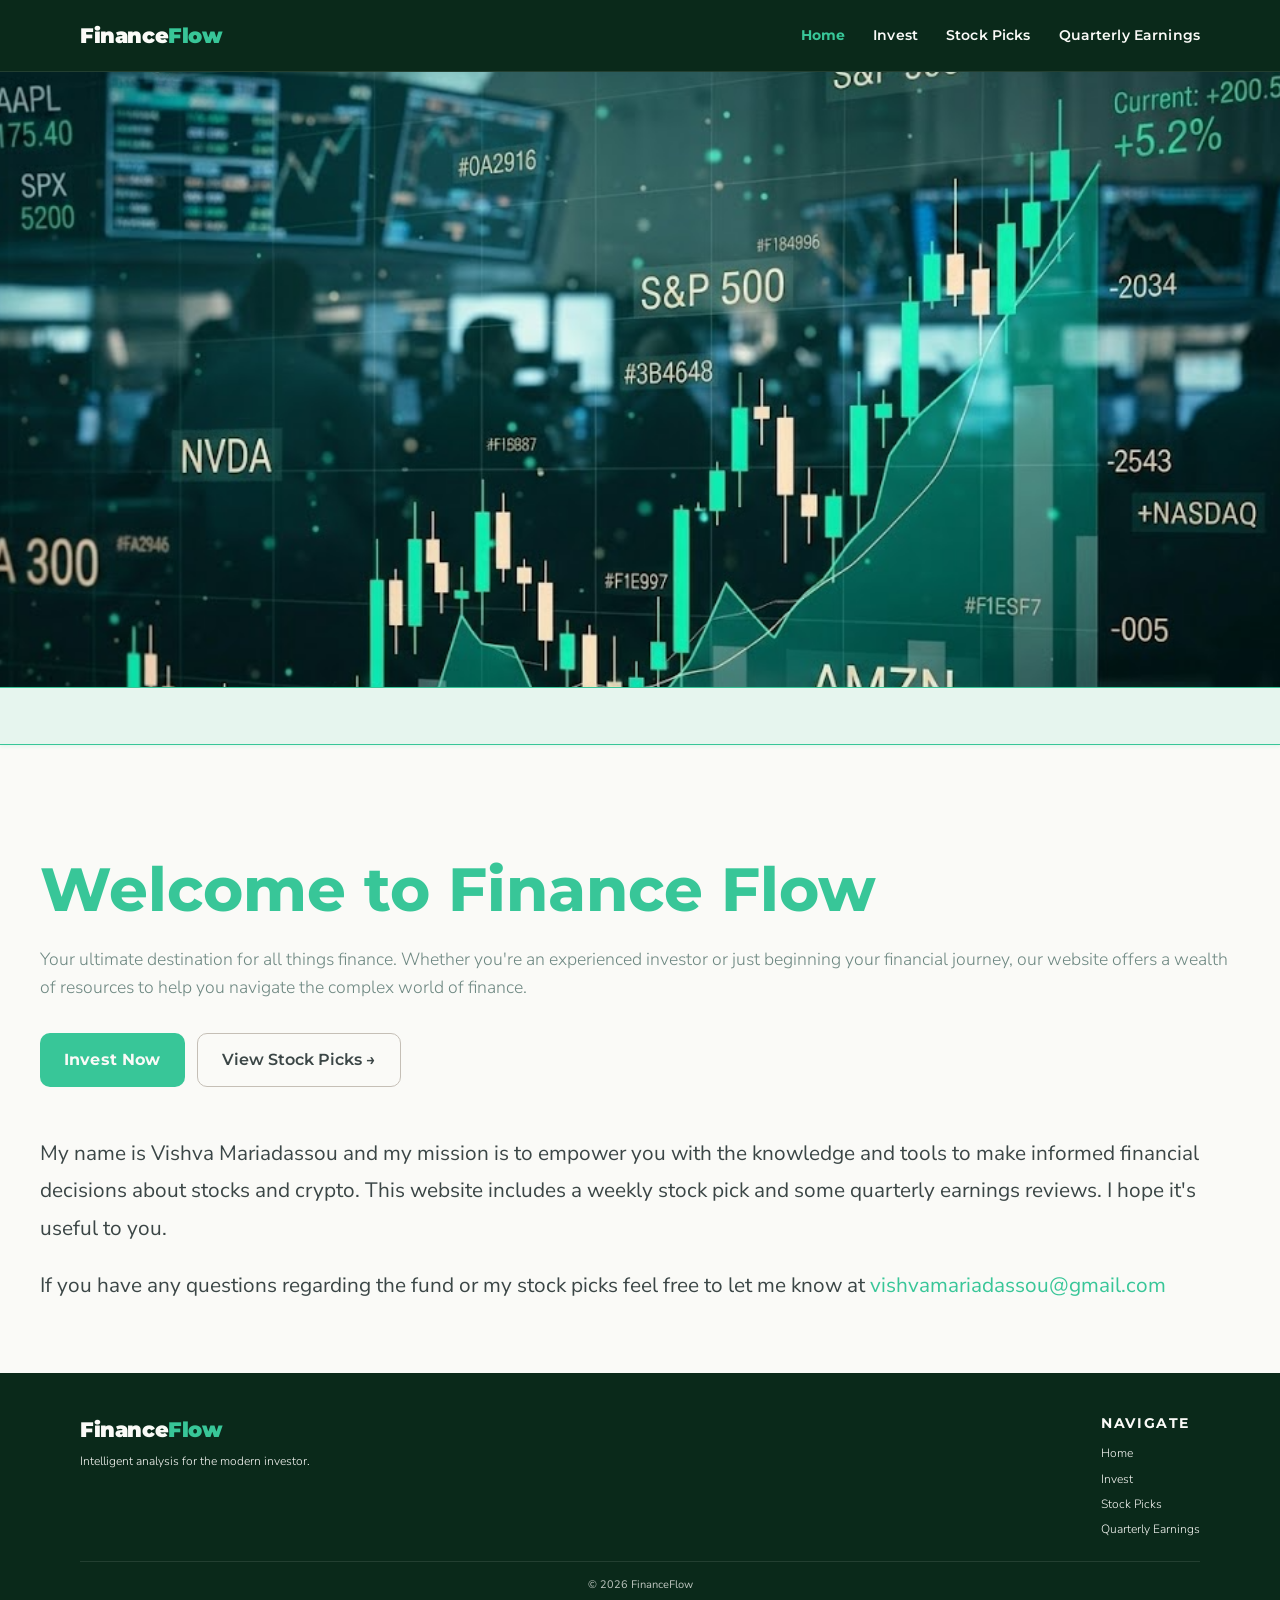
<file: index.html>
<!DOCTYPE html>
<html lang="en">

<head>
  <meta charset="UTF-8" />
  <meta name="viewport" content="width=device-width, initial-scale=1.0" />
  <title>Finance Flow — Home</title>
  <link rel="stylesheet" href="styles.css" />
</head>

<body class="homepage">

  <nav class="navbar">
    <a href="index.html" class="nav-logo">Finance<span>Flow</span></a>
    <div class="nav-links">
      <a href="index.html" class="active">Home</a>
      <a href="invest.html">Invest</a>
      <a href="https://sites.google.com/view/weeklystockpicks/home" target="_blank">Stock Picks</a>
      <a href="earnings.html">Quarterly Earnings</a>
    </div>
    <div class="hamburger" id="ham"><span></span><span></span><span></span></div>
  </nav>

  <main class="site-main">
    <!-- HERO -->
    <section class="hero">
      <div class="hero-main">
        <div class="hero-image-container">
          <img src="stock.png" alt="Finance Flow" class="hero-bg-image">
        </div>
        <div class="hero-badge">
  <span class="dot"></span>
  <div class="announcement-content">
    <span class="announcement-bold">Important Announcement:</span>
    <span class="announcement-regular">All Growth Fund is now launched. Click <a href="invest.html">here</a> to invest for as little as $5.</span>
  </div>
  <div class="announcement-content announcement-duplicate">
    <span class="announcement-bold">Important Announcement:</span>
    <span class="announcement-regular">All Growth Fund is now launched. Click <a href="invest.html">here</a> to invest for as little as $5.</span>
  </div>
</div>
        <h1 class="hero-h1">Welcome to Finance <span>Flow</span></h1>
        <p class="hero-sub">Your ultimate destination for all things finance. Whether you're an experienced investor or
          just beginning your financial journey, our website offers a wealth of resources to help you navigate the
          complex world of finance.</p>
        <div class="hero-actions">
          <a href="invest.html" class="btn-fill">Invest Now</a>
<a href="https://sites.google.com/view/weeklystockpicks/home" target="_blank" class="btn-out">View Stock Picks &rarr;</a>
        </div>
        <div class="hero-content">
          <p>My name is Vishva Mariadassou and my mission is to empower you with the knowledge and tools to make
            informed
            financial decisions about stocks and crypto. This website includes a weekly stock pick and some quarterly
            earnings reviews. I hope it's useful to you.</p>
          <p style="margin-top: 20px;">If you have any questions regarding the fund or my stock picks feel free to let
            me
            know at <a href="mailto:vishvamariadassou@gmail.com" style="color: #38C698;">vishvamariadassou@gmail.com</a>
          </p>
        </div>
      </div>
    </section>
  </main>


  <footer class="footer">
    <div class="ft-top">
      <div class="ft-brand">
        <div class="nav-logo">Finance<span>Flow</span></div>
        <p>Intelligent analysis for the modern investor.</p>
      </div>
      <div class="ft-links">
        <div class="ft-col">
          <h4>Navigate</h4>
          <a href="index.html">Home</a>
          <a href="invest.html">Invest</a>
          <a href="https://sites.google.com/view/weeklystockpicks/home" target="_blank">Stock Picks</a>
          <a href="earnings.html">Quarterly Earnings</a>
        </div>

      </div>
    </div>
    <div class="ft-bot">
      <span>&copy; 2026 FinanceFlow</span>
    </div>
  </footer>

  <script src="main.js"></script>
</body>

</html>
</file>
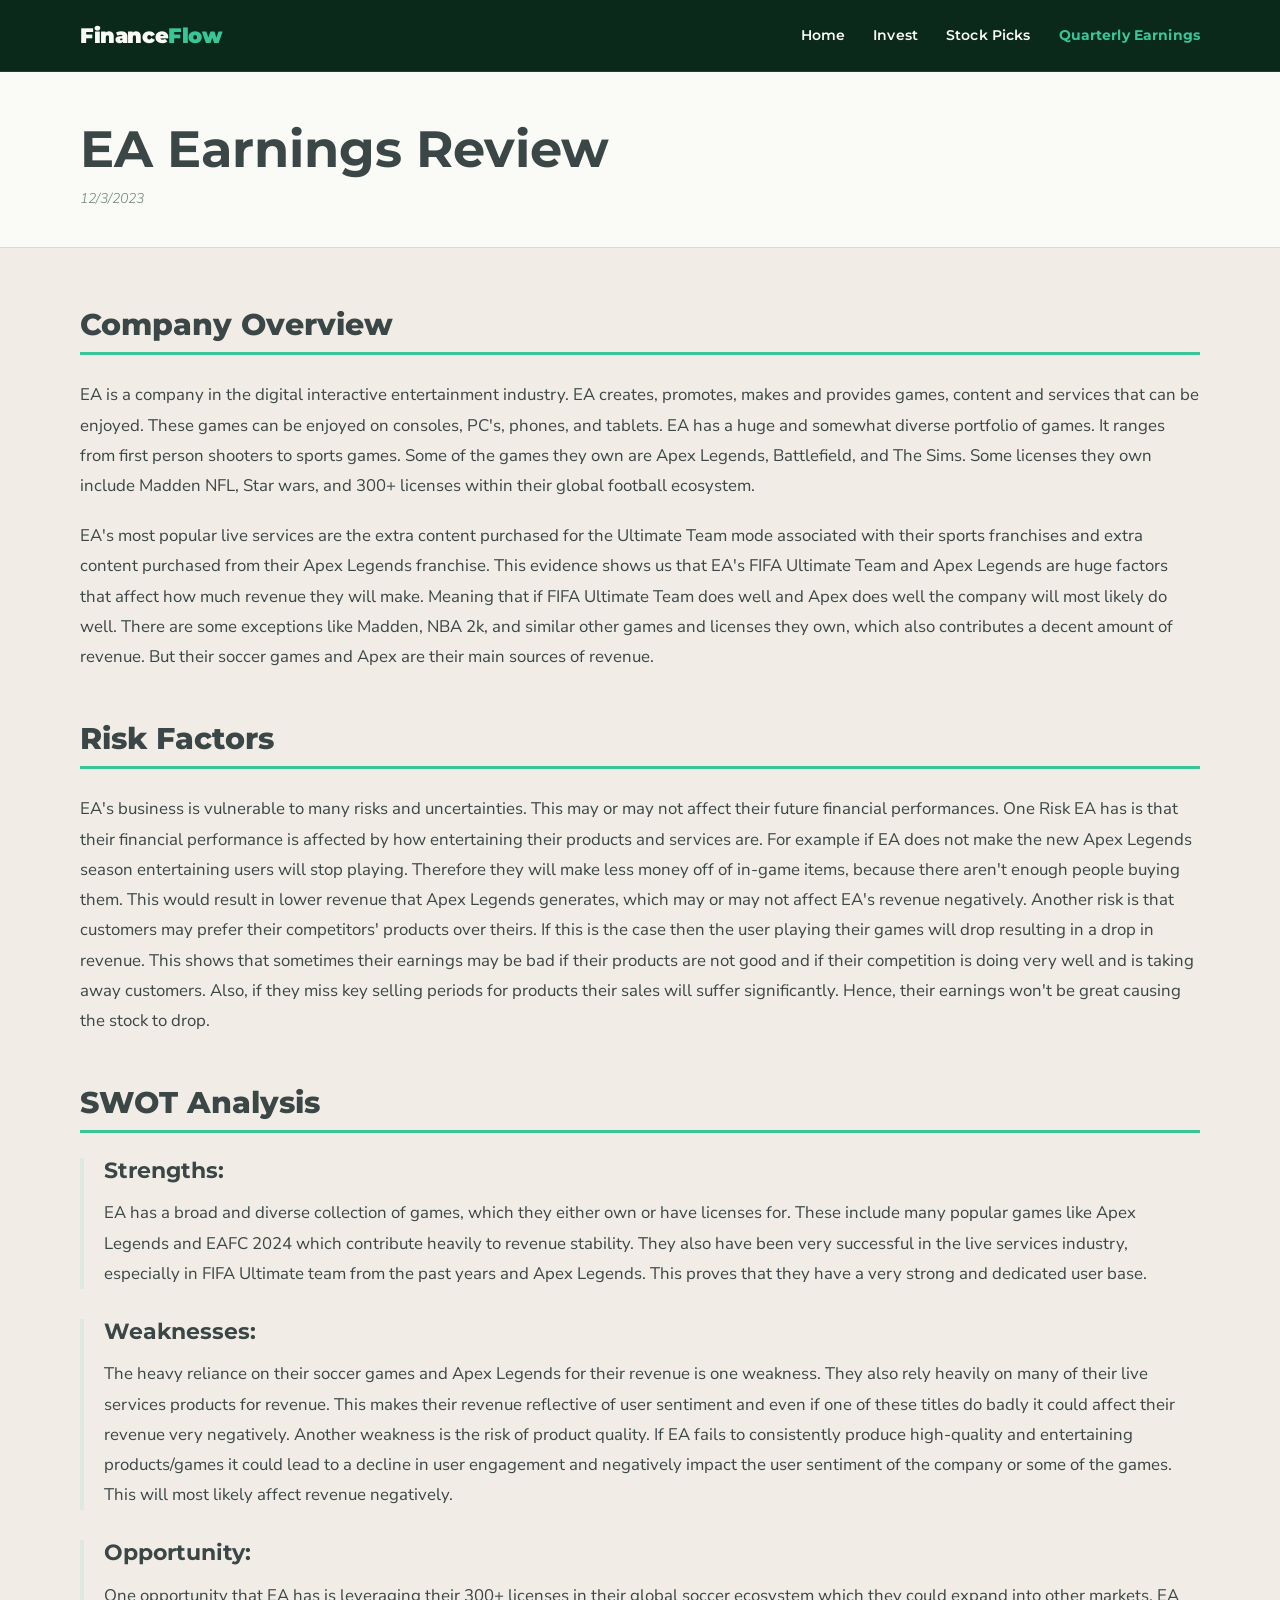
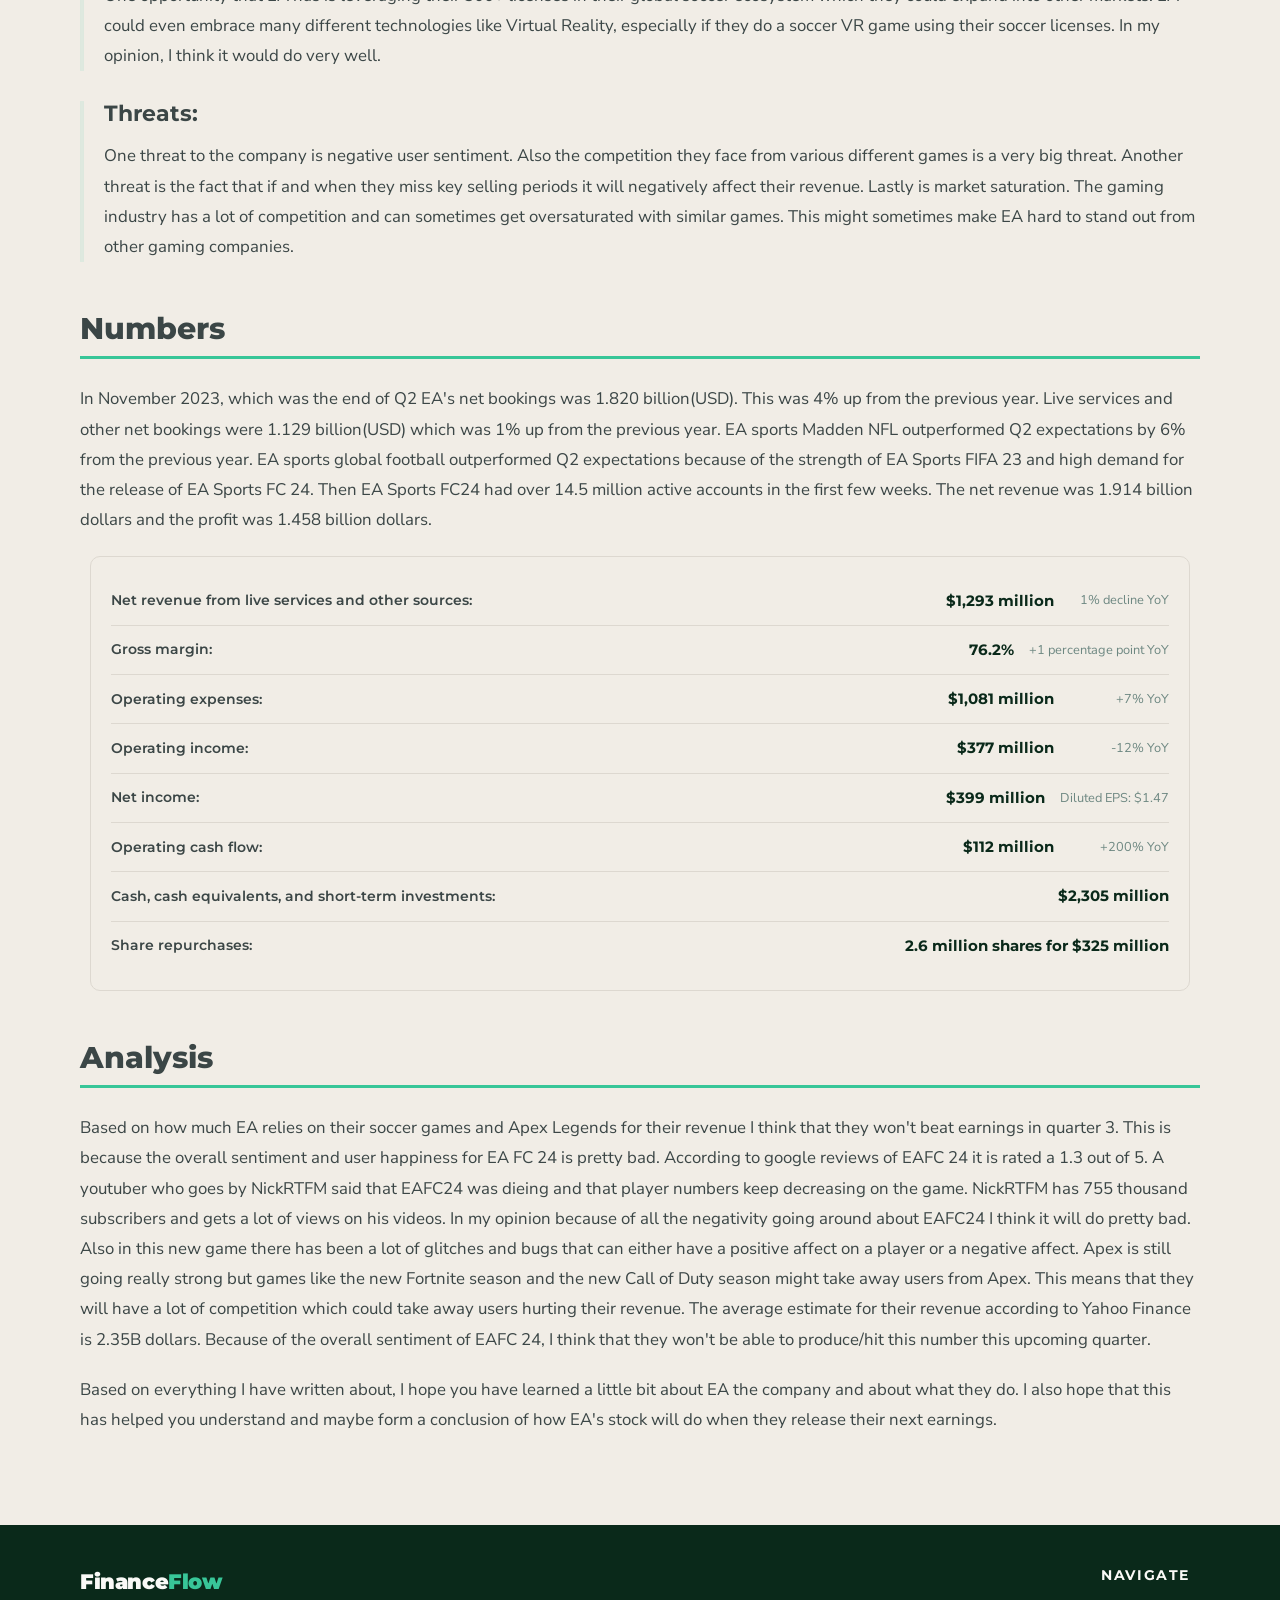
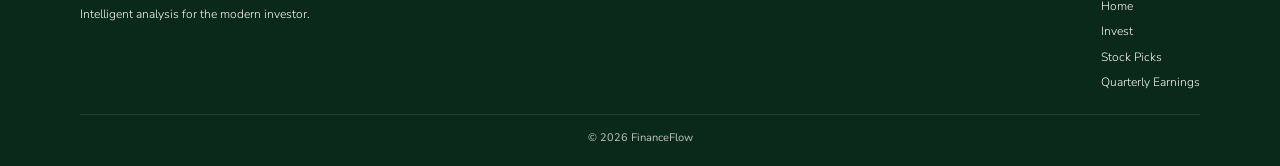
<file: ea-earnings.html>
<!DOCTYPE html>
<html lang="en">

<head>
  <meta charset="UTF-8" />
  <meta name="viewport" content="width=device-width, initial-scale=1.0" />
  <title>Finance Flow — EA Earnings Review</title>
  <link rel="stylesheet" href="styles.css" />
</head>

<body>

  <nav class="navbar">
    <a href="index.html" class="nav-logo">Finance<span>Flow</span></a>
    <div class="nav-links">
      <a href="index.html">Home</a>
      <a href="invest.html">Invest</a>
      <a href="https://sites.google.com/view/weeklystockpicks/home" target="_blank">Stock Picks</a>
      <a href="earnings.html" class="active">Quarterly Earnings</a>
    </div>
    <div class="hamburger" id="ham"><span></span><span></span><span></span></div>
  </nav>

  <main class="site-main">

    <div class="page-hero">
      <h1>EA Earnings Review</h1>
      <p class="review-date">12/3/2023</p>
    </div>

    <div class="ea-review-content">
      <div class="review-section">
        <h2>Company Overview</h2>
        <p>EA is a company in the digital interactive entertainment industry. EA creates, promotes, makes and provides games, content and services that can be enjoyed. These games can be enjoyed on consoles, PC's, phones, and tablets. EA has a huge and somewhat diverse portfolio of games. It ranges from first person shooters to sports games. Some of the games they own are Apex Legends, Battlefield, and The Sims. Some licenses they own include Madden NFL, Star wars, and 300+ licenses within their global football ecosystem.</p>
        
        <p>EA's most popular live services are the extra content purchased for the Ultimate Team mode associated with their sports franchises and extra content purchased from their Apex Legends franchise. This evidence shows us that EA's FIFA Ultimate Team and Apex Legends are huge factors that affect how much revenue they will make. Meaning that if FIFA Ultimate Team does well and Apex does well the company will most likely do well. There are some exceptions like Madden, NBA 2k, and similar other games and licenses they own, which also contributes a decent amount of revenue. But their soccer games and Apex are their main sources of revenue.</p>
      </div>

      <div class="review-section">
        <h2>Risk Factors</h2>
        <p>EA's business is vulnerable to many risks and uncertainties. This may or may not affect their future financial performances. One Risk EA has is that their financial performance is affected by how entertaining their products and services are. For example if EA does not make the new Apex Legends season entertaining users will stop playing. Therefore they will make less money off of in-game items, because there aren't enough people buying them. This would result in lower revenue that Apex Legends generates, which may or may not affect EA's revenue negatively. Another risk is that customers may prefer their competitors' products over theirs. If this is the case then the user playing their games will drop resulting in a drop in revenue. This shows that sometimes their earnings may be bad if their products are not good and if their competition is doing very well and is taking away customers. Also, if they miss key selling periods for products their sales will suffer significantly. Hence, their earnings won't be great causing the stock to drop.</p>
      </div>

      <div class="review-section">
        <h2>SWOT Analysis</h2>
        
        <div class="swot-section">
          <h3>Strengths:</h3>
          <p>EA has a broad and diverse collection of games, which they either own or have licenses for. These include many popular games like Apex Legends and EAFC 2024 which contribute heavily to revenue stability. They also have been very successful in the live services industry, especially in FIFA Ultimate team from the past years and Apex Legends. This proves that they have a very strong and dedicated user base.</p>
        </div>

        <div class="swot-section">
          <h3>Weaknesses:</h3>
          <p>The heavy reliance on their soccer games and Apex Legends for their revenue is one weakness. They also rely heavily on many of their live services products for revenue. This makes their revenue reflective of user sentiment and even if one of these titles do badly it could affect their revenue very negatively. Another weakness is the risk of product quality. If EA fails to consistently produce high-quality and entertaining products/games it could lead to a decline in user engagement and negatively impact the user sentiment of the company or some of the games. This will most likely affect revenue negatively.</p>
        </div>

        <div class="swot-section">
          <h3>Opportunity:</h3>
          <p>One opportunity that EA has is leveraging their 300+ licenses in their global soccer ecosystem which they could expand into other markets. EA could even embrace many different technologies like Virtual Reality, especially if they do a soccer VR game using their soccer licenses. In my opinion, I think it would do very well.</p>
        </div>

        <div class="swot-section">
          <h3>Threats:</h3>
          <p>One threat to the company is negative user sentiment. Also the competition they face from various different games is a very big threat. Another threat is the fact that if and when they miss key selling periods it will negatively affect their revenue. Lastly is market saturation. The gaming industry has a lot of competition and can sometimes get oversaturated with similar games. This might sometimes make EA hard to stand out from other gaming companies.</p>
        </div>
      </div>

      <div class="review-section">
        <h2>Numbers</h2>
        <p>In November 2023, which was the end of Q2 EA's net bookings was 1.820 billion(USD). This was 4% up from the previous year. Live services and other net bookings were 1.129 billion(USD) which was 1% up from the previous year. EA sports Madden NFL outperformed Q2 expectations by 6% from the previous year. EA sports global football outperformed Q2 expectations because of the strength of EA Sports FIFA 23 and high demand for the release of EA Sports FC 24. Then EA Sports FC24 had over 14.5 million active accounts in the first few weeks. The net revenue was 1.914 billion dollars and the profit was 1.458 billion dollars.</p>
        
        <div class="financial-metrics">
          <div class="metric-item">
            <span class="metric-label">Net revenue from live services and other sources:</span>
            <span class="metric-value">$1,293 million</span>
            <span class="metric-change">1% decline YoY</span>
          </div>
          <div class="metric-item">
            <span class="metric-label">Gross margin:</span>
            <span class="metric-value">76.2%</span>
            <span class="metric-change">+1 percentage point YoY</span>
          </div>
          <div class="metric-item">
            <span class="metric-label">Operating expenses:</span>
            <span class="metric-value">$1,081 million</span>
            <span class="metric-change">+7% YoY</span>
          </div>
          <div class="metric-item">
            <span class="metric-label">Operating income:</span>
            <span class="metric-value">$377 million</span>
            <span class="metric-change">-12% YoY</span>
          </div>
          <div class="metric-item">
            <span class="metric-label">Net income:</span>
            <span class="metric-value">$399 million</span>
            <span class="metric-change">Diluted EPS: $1.47</span>
          </div>
          <div class="metric-item">
            <span class="metric-label">Operating cash flow:</span>
            <span class="metric-value">$112 million</span>
            <span class="metric-change">+200% YoY</span>
          </div>
          <div class="metric-item">
            <span class="metric-label">Cash, cash equivalents, and short-term investments:</span>
            <span class="metric-value">$2,305 million</span>
          </div>
          <div class="metric-item">
            <span class="metric-label">Share repurchases:</span>
            <span class="metric-value">2.6 million shares for $325 million</span>
          </div>
        </div>
      </div>

      <div class="review-section">
        <h2>Analysis</h2>
        <p>Based on how much EA relies on their soccer games and Apex Legends for their revenue I think that they won't beat earnings in quarter 3. This is because the overall sentiment and user happiness for EA FC 24 is pretty bad. According to google reviews of EAFC 24 it is rated a 1.3 out of 5. A youtuber who goes by NickRTFM said that EAFC24 was dieing and that player numbers keep decreasing on the game. NickRTFM has 755 thousand subscribers and gets a lot of views on his videos. In my opinion because of all the negativity going around about EAFC24 I think it will do pretty bad. Also in this new game there has been a lot of glitches and bugs that can either have a positive affect on a player or a negative affect. Apex is still going really strong but games like the new Fortnite season and the new Call of Duty season might take away users from Apex. This means that they will have a lot of competition which could take away users hurting their revenue. The average estimate for their revenue according to Yahoo Finance is 2.35B dollars. Because of the overall sentiment of EAFC 24, I think that they won't be able to produce/hit this number this upcoming quarter.</p>
        
        <p>Based on everything I have written about, I hope you have learned a little bit about EA the company and about what they do. I also hope that this has helped you understand and maybe form a conclusion of how EA's stock will do when they release their next earnings.</p>
      </div>
    </div>

  </main>

  <footer class="footer">
    <div class="ft-top">
      <div class="ft-brand">
        <div class="nav-logo">Finance<span>Flow</span></div>
        <p>Intelligent analysis for the modern investor.</p>
      </div>
      <div class="ft-links">
        <div class="ft-col">
          <h4>Navigate</h4>
          <a href="index.html">Home</a>
          <a href="invest.html">Invest</a>
          <a href="https://sites.google.com/view/weeklystockpicks/home" target="_blank">Stock Picks</a>
          <a href="earnings.html">Quarterly Earnings</a>
        </div>
      </div>
    </div>
    <div class="ft-bot">
      <span>&copy; 2026 FinanceFlow</span>
    </div>
  </footer>

  <script src="main.js"></script>
</body>

</html>
</file>
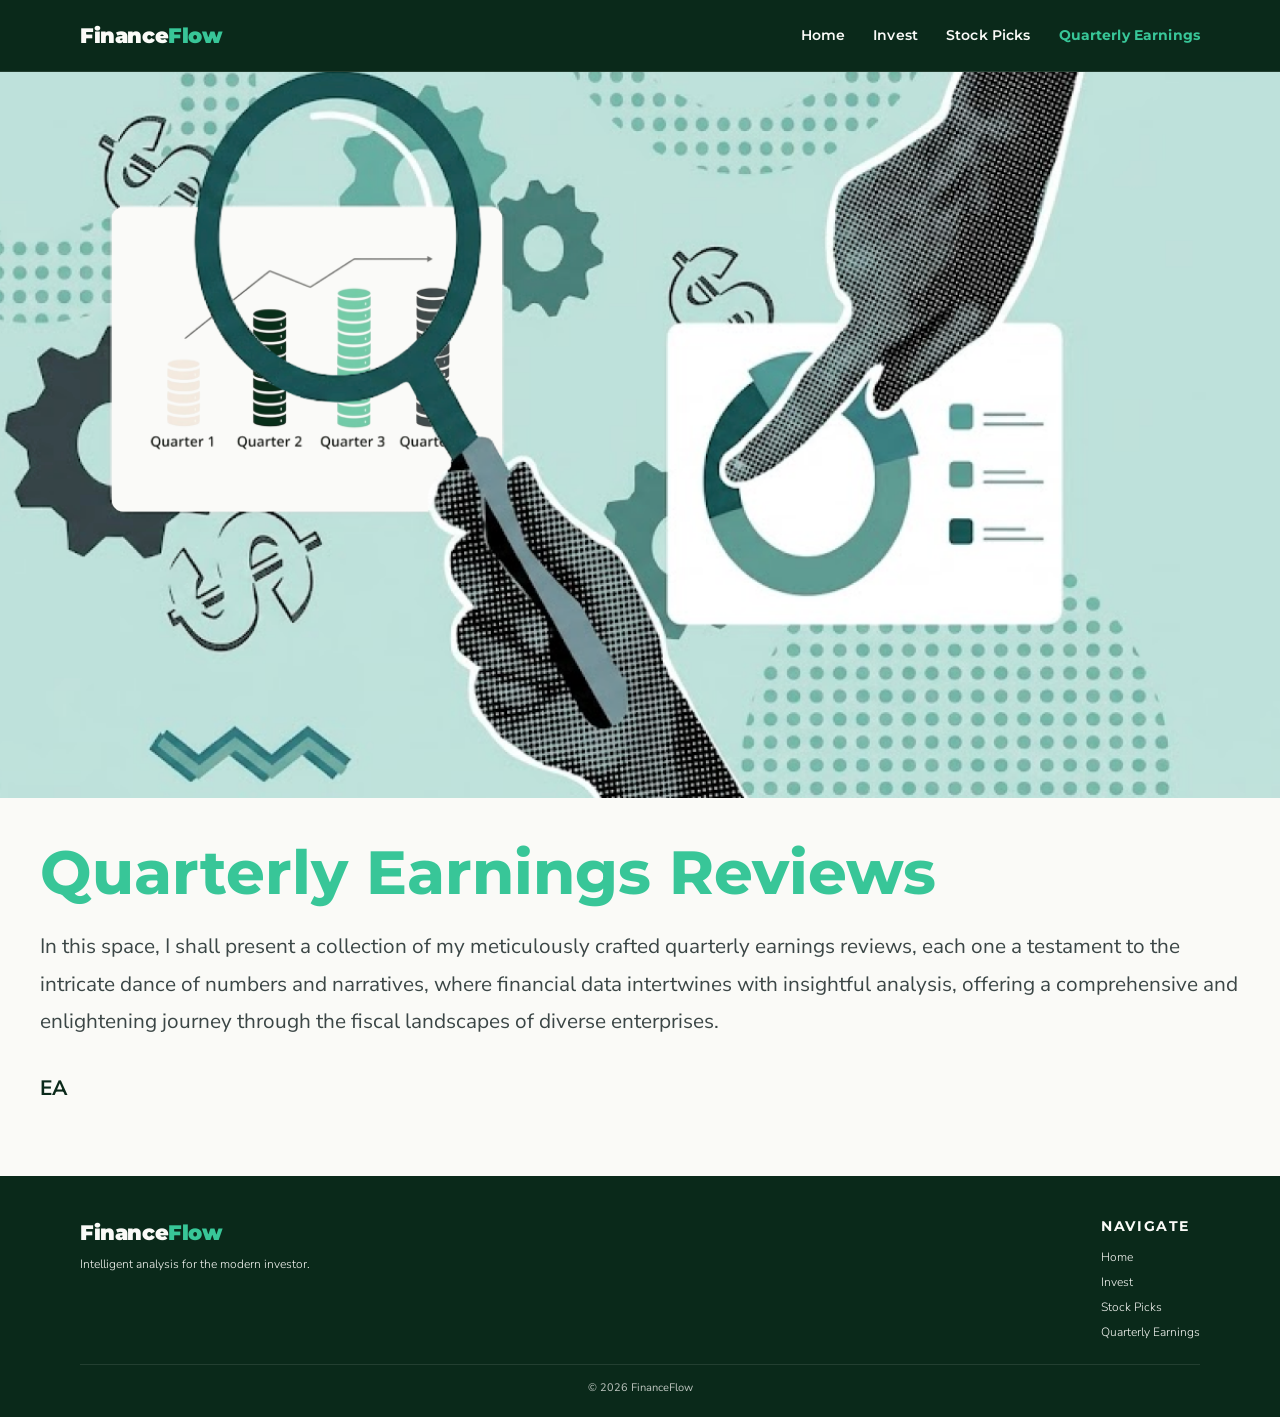
<file: earnings.html>
<!DOCTYPE html>
<html lang="en">

<head>
  <meta charset="UTF-8" />
  <meta name="viewport" content="width=device-width, initial-scale=1.0" />
  <title>Finance Flow — Earnings Reviews</title>
  <link rel="stylesheet" href="styles.css" />
</head>

<body>

  <nav class="navbar">
    <a href="index.html" class="nav-logo">Finance<span>Flow</span></a>
    <div class="nav-links">
      <a href="index.html">Home</a>
      <a href="invest.html">Invest</a>
      <a href="https://sites.google.com/view/weeklystockpicks/home" target="_blank">Stock Picks</a>
      <a href="earnings.html" class="active">Quarterly Earnings</a>
    </div>
    <div class="hamburger" id="ham"><span></span><span></span><span></span></div>
  </nav>

  <main class="site-main">

    <section class="hero">
      <div class="hero-main">
        <div class="hero-image-container">
          <img src="quarterly-earnings.png" alt="Quarterly Earnings" class="hero-bg-image">
        </div>
        <h1 class="hero-h1">Quarterly Earnings Reviews</h1>
        <div class="hero-content">
          <p>In this space, I shall present a collection of my meticulously crafted quarterly earnings reviews, each one a testament to the intricate dance of numbers and narratives, where financial data intertwines with insightful analysis, offering a comprehensive and enlightening journey through the fiscal landscapes of diverse enterprises.</p>
          <p class="earnings-signature"><a href="ea-earnings.html" class="ea-link">EA</a></p>
        </div>
      </div>
    </section>

  </main>

  <footer class="footer">
    <div class="ft-top">
      <div class="ft-brand">
        <div class="nav-logo">Finance<span>Flow</span></div>
        <p>Intelligent analysis for the modern investor.</p>
      </div>
      <div class="ft-links">
        <div class="ft-col">
          <h4>Navigate</h4>
          <a href="index.html">Home</a>
          <a href="invest.html">Invest</a>
          <a href="https://sites.google.com/view/weeklystockpicks/home" target="_blank">Stock Picks</a>
          <a href="earnings.html">Quarterly Earnings</a>
        </div>

      </div>
    </div>
    <div class="ft-bot">
      <span>&copy; 2026 FinanceFlow</span>
    </div>
  </footer>

  <script src="main.js"></script>
</body>

</html>
</file>
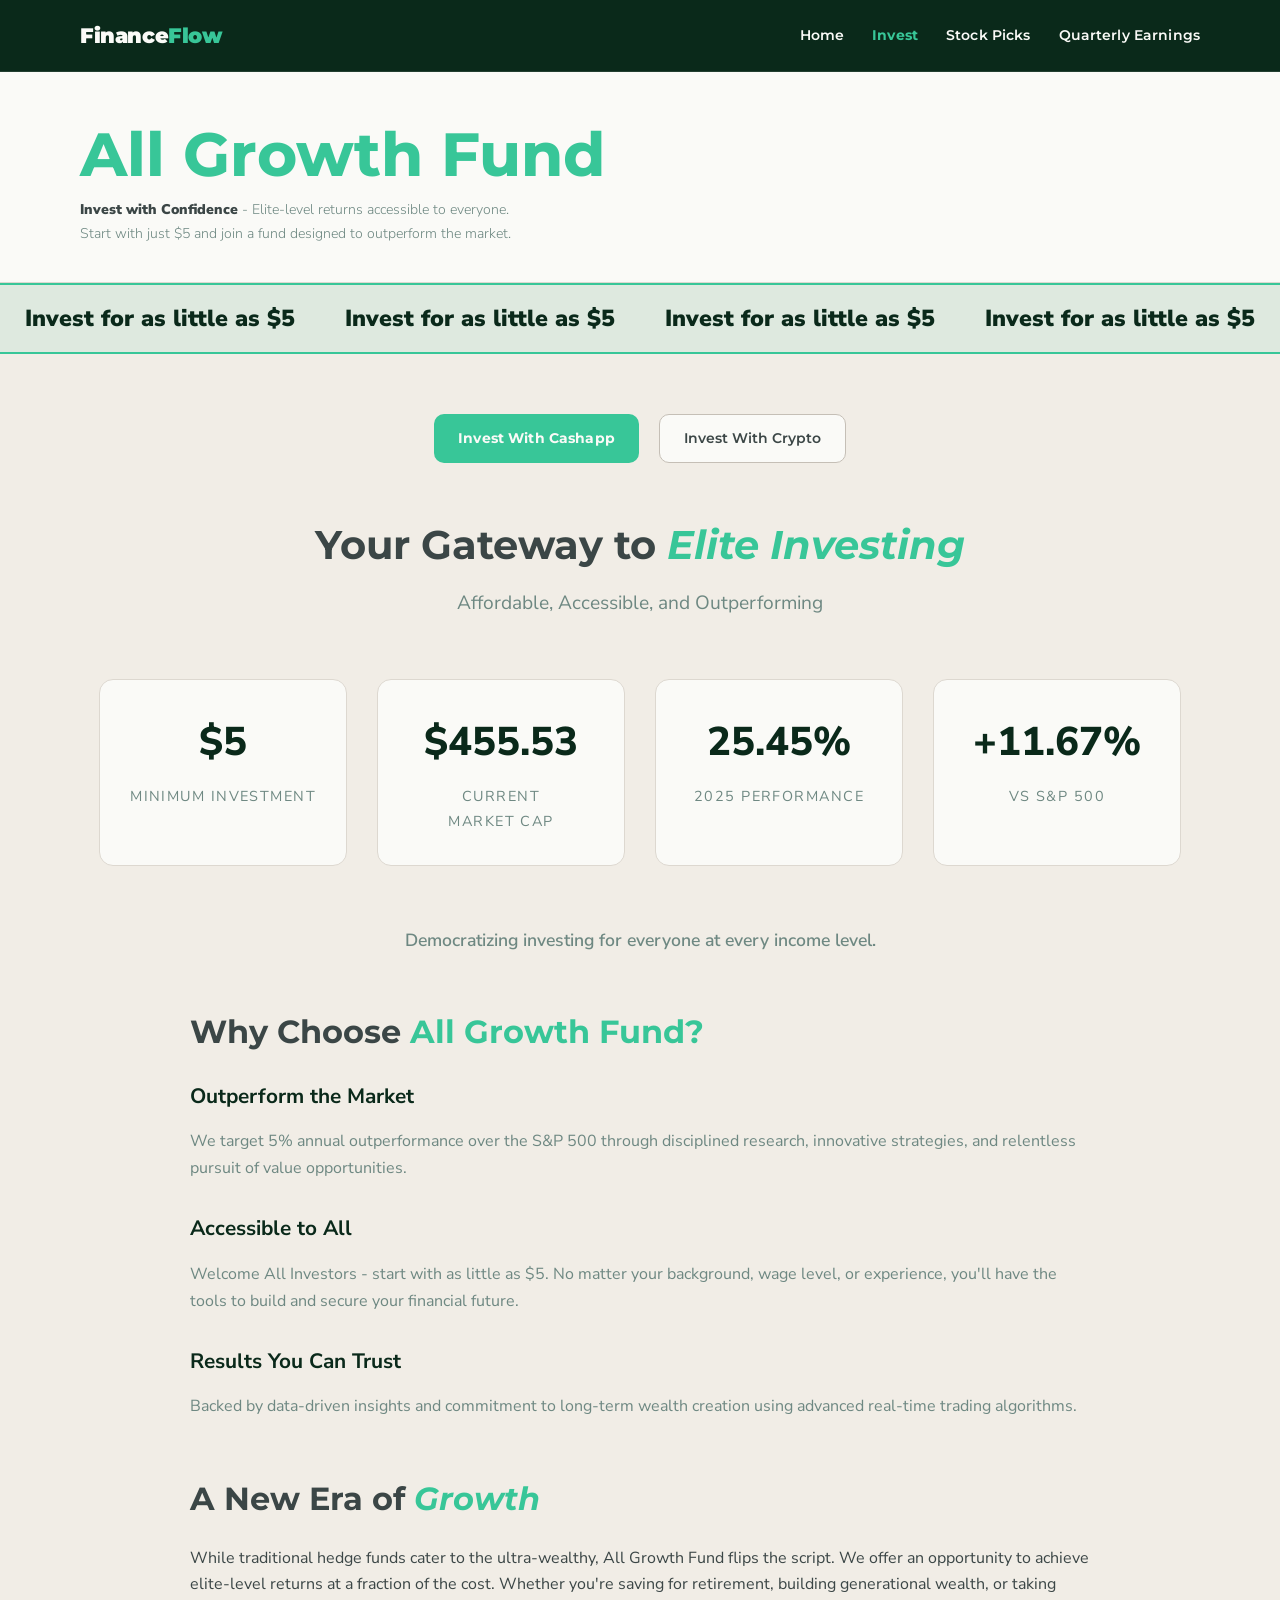
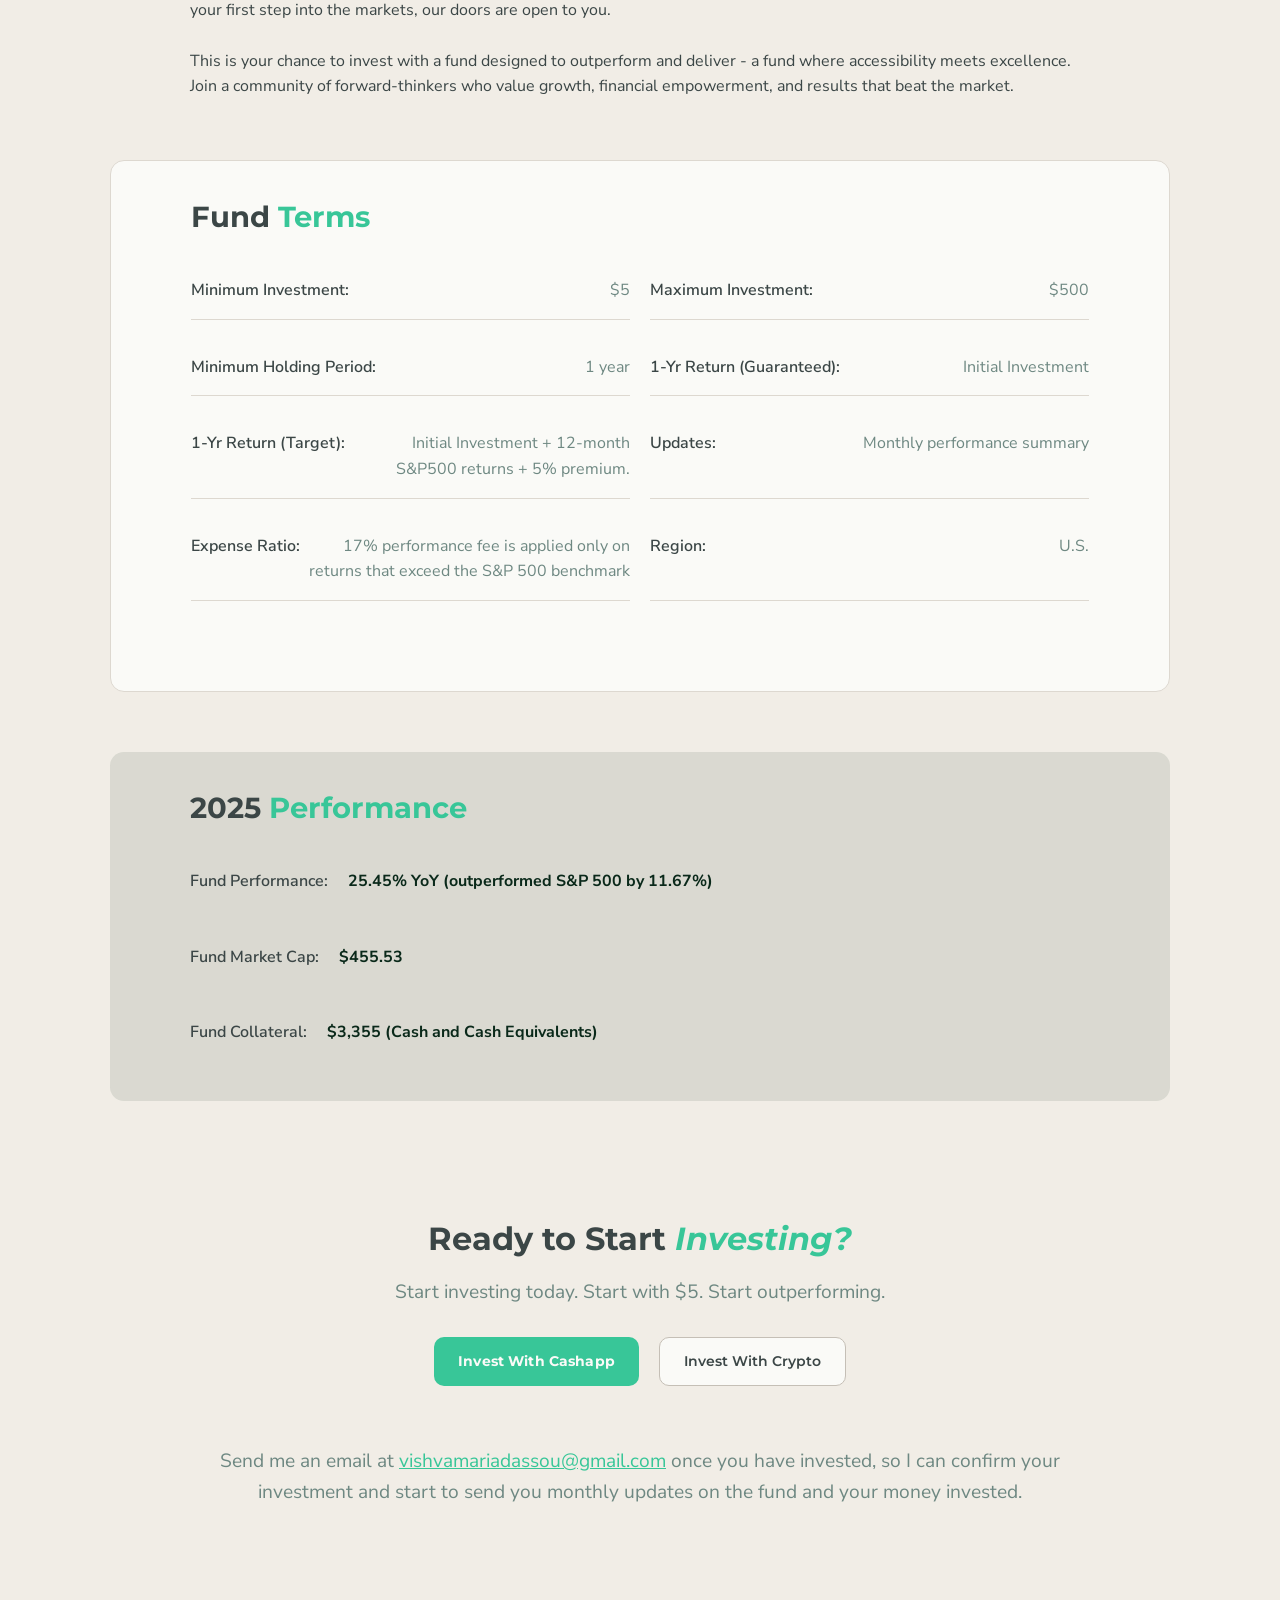
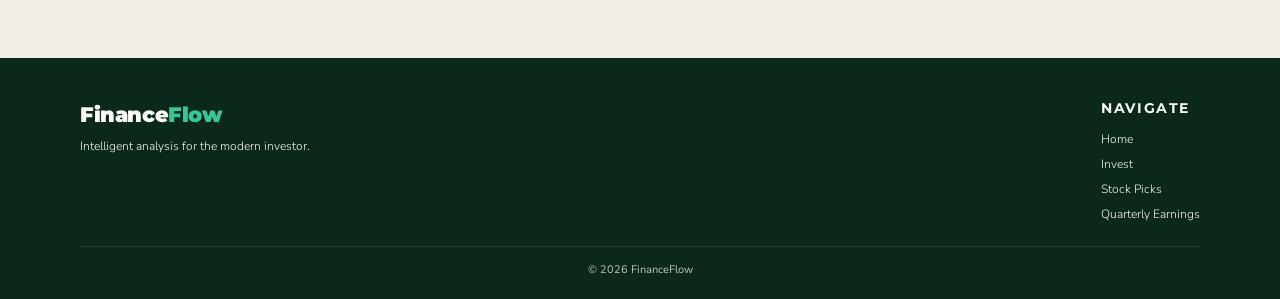
<file: invest.html>
<!DOCTYPE html>
<html lang="en">

<head>
  <meta charset="UTF-8" />
  <meta name="viewport" content="width=device-width, initial-scale=1.0" />
  <title>Finance Flow - Invest</title>
  <link rel="stylesheet" href="styles.css" />
</head>

<body>

  <nav class="navbar">
    <a href="index.html" class="nav-logo">Finance<span>Flow</span></a>
    <div class="nav-links">
      <a href="index.html">Home</a>
      <a href="invest.html" class="active">Invest</a>
      <a href="https://sites.google.com/view/weeklystockpicks/home" target="_blank">Stock Picks</a>
      <a href="earnings.html">Quarterly Earnings</a>
    </div>
    <div class="hamburger" id="ham"><span></span><span></span><span></span></div>
  </nav>

  <main class="site-main">

    <div class="page-hero">
      <h1 class="hero-h1 fund-title">All Growth Fund</h1>
      <p class="fund-subtitle"><strong>Invest with Confidence</strong> - Elite-level returns accessible to everyone.<br>Start with just $5 and join a fund designed to outperform the market.</p>
    </div>

    <div class="announcement-banner">
      <div class="banner-content">
        <span class="banner-text">Invest for as little as $5</span>
        <span class="banner-text">Invest for as little as $5</span>
        <span class="banner-text">Invest for as little as $5</span>
        <span class="banner-text">Invest for as little as $5</span>
        <span class="banner-text">Invest for as little as $5</span>
        <span class="banner-text">Invest for as little as $5</span>
        <span class="banner-text">Invest for as little as $5</span>
        <span class="banner-text">Invest for as little as $5</span>
      </div>
    </div>

    <section class="fund-section">
      <div class="invest-actions">
        <a href="https://cash.app/$vishgetmoney" class="btn-fill" target="_blank">Invest With Cashapp</a>
        <a href="https://etherscan.io/address/0x9abc196Bd87D6Ab483779b537369F186a0F48B64" class="btn-out" target="_blank">Invest With Crypto</a>
      </div>
      
      <div class="fund-intro">
        <h2>Your Gateway to <em>Elite Investing</em></h2>
        <p>Affordable, Accessible, and Outperforming</p>
      </div>

      <div class="fund-stats">
        <div class="fund-stat">
          <span class="fund-value">$5</span>
          <span class="fund-label">Minimum Investment</span>
        </div>
        <div class="fund-stat">
          <span class="fund-value">$455.53</span>
          <span class="fund-label">Current<br>Market Cap</span>
        </div>
        <div class="fund-stat">
          <span class="fund-value">25.45%</span>
          <span class="fund-label">2025 Performance</span>
        </div>
        <div class="fund-stat">
          <span class="fund-value">+11.67%</span>
          <span class="fund-label">vs S&P 500</span>
        </div>
      </div>

      <p class="fund-mission">Democratizing investing for everyone at every income level.</p>

      <div class="fund-content">
        <div class="fund-block">
          <h3>Why Choose <span>All Growth Fund?</span></h3>
          <div class="fund-points">
            <div class="fund-point">
              <h4>Outperform the Market</h4>
              <p>We target 5% annual outperformance over the S&P 500 through disciplined research, innovative strategies, and relentless pursuit of value opportunities.</p>
            </div>
            <div class="fund-point">
              <h4>Accessible to All</h4>
              <p>Welcome All Investors - start with as little as $5. No matter your background, wage level, or experience, you'll have the tools to build and secure your financial future.</p>
            </div>
            <div class="fund-point">
              <h4>Results You Can Trust</h4>
              <p>Backed by data-driven insights and commitment to long-term wealth creation using advanced real-time trading algorithms.</p>
            </div>
          </div>
        </div>

        <div class="fund-block">
          <h3>A New Era of <em>Growth</em></h3>
          <p>While traditional hedge funds cater to the ultra-wealthy, All Growth Fund flips the script. We offer an opportunity to achieve elite-level returns at a fraction of the cost. Whether you're saving for retirement, building generational wealth, or taking your first step into the markets, our doors are open to you.</p>
          <br>
          <p>This is your chance to invest with a fund designed to outperform and deliver - a fund where accessibility meets excellence.</p>
          <p>Join a community of forward-thinkers who value growth, financial empowerment, and results that beat the market.</p>
        </div>

        <div class="fund-terms">
          <h3>Fund <span>Terms</span></h3>
          <div class="terms-grid">
            <div class="term-item">
              <span class="term-label">Minimum Investment:</span>
              <span class="term-value">$5</span>
            </div>
            <div class="term-item">
              <span class="term-label">Maximum Investment:</span>
              <span class="term-value">$500</span>
            </div>
            <div class="term-item">
              <span class="term-label">Minimum Holding Period:</span>
              <span class="term-value">1 year</span>
            </div>
            <div class="term-item">
              <span class="term-label">1-Yr Return (Guaranteed):</span>
              <span class="term-value">Initial Investment</span>
            </div>
            <div class="term-item">
              <span class="term-label">1-Yr Return (Target):</span>
              <span class="term-value">Initial Investment + 12-month<br>S&P500 returns + 5% premium.</span>
            </div>
            <div class="term-item">
              <span class="term-label">Updates:</span>
              <span class="term-value">Monthly performance summary</span>
            </div>
            <div class="term-item">
              <span class="term-label">Expense Ratio:</span>
              <span class="term-value">17% performance fee is applied only on<br>returns that exceed the S&P 500 benchmark</span>
            </div>
            <div class="term-item">
              <span class="term-label">Region:</span>
              <span class="term-value">U.S.</span>
            </div>
            <div class="term-item">
              <span class="term-label"></span>
              <span class="term-value"></span>
            </div>
          </div>
        </div>

        <div class="fund-performance">
          <h3>2025 <span>Performance</span></h3>
          <div class="performance-grid">
            <div class="perf-item">
              <span class="perf-label">Fund Performance:</span>
              <span class="perf-value">25.45% YoY (outperformed S&P 500 by 11.67%)</span>
            </div>
            <div class="perf-item">
              <span class="perf-label">Fund Market Cap:</span>
              <span class="perf-value">$455.53</span>
            </div>
            <div class="perf-item">
              <span class="perf-label">Fund Collateral:</span>
              <span class="perf-value">$3,355 (Cash and Cash Equivalents)</span>
            </div>
          </div>
        </div>

        <div class="fund-cta">
          <h3>Ready to Start <em>Investing?</em></h3>
          <p>Start investing today. Start with $5. Start outperforming.</p>
          
          <div class="invest-actions">
            <a href="https://cash.app/$vishgetmoney" class="btn-fill" target="_blank">Invest With Cashapp</a>
            <a href="https://etherscan.io/address/0x9abc196Bd87D6Ab483779b537369F186a0F48B64" class="btn-out" target="_blank">Invest With Crypto</a>
          </div>
          
          <p class="fund-note">Send me an email at <a href="mailto:vishvamariadassou@gmail.com">vishvamariadassou@gmail.com</a> once you have invested, so I can confirm your investment and start to send you monthly updates on the fund and your money invested.</p>
        </div>
      </div>
    </section>

  </main>

  <footer class="footer">
    <div class="ft-top">
      <div class="ft-brand">
        <div class="nav-logo">Finance<span>Flow</span></div>
        <p>Intelligent analysis for the modern investor.</p>
      </div>
      <div class="ft-links">
        <div class="ft-col">
          <h4>Navigate</h4>
          <a href="index.html">Home</a>
          <a href="invest.html">Invest</a>
          <a href="https://sites.google.com/view/weeklystockpicks/home" target="_blank">Stock Picks</a>
          <a href="earnings.html">Quarterly Earnings</a>
        </div>
      </div>
    </div>
    <div class="ft-bot">
      <span>&copy; 2026 FinanceFlow</span>
    </div>
  </footer>

  <script src="main.js"></script>
</body>

</html>
</file>
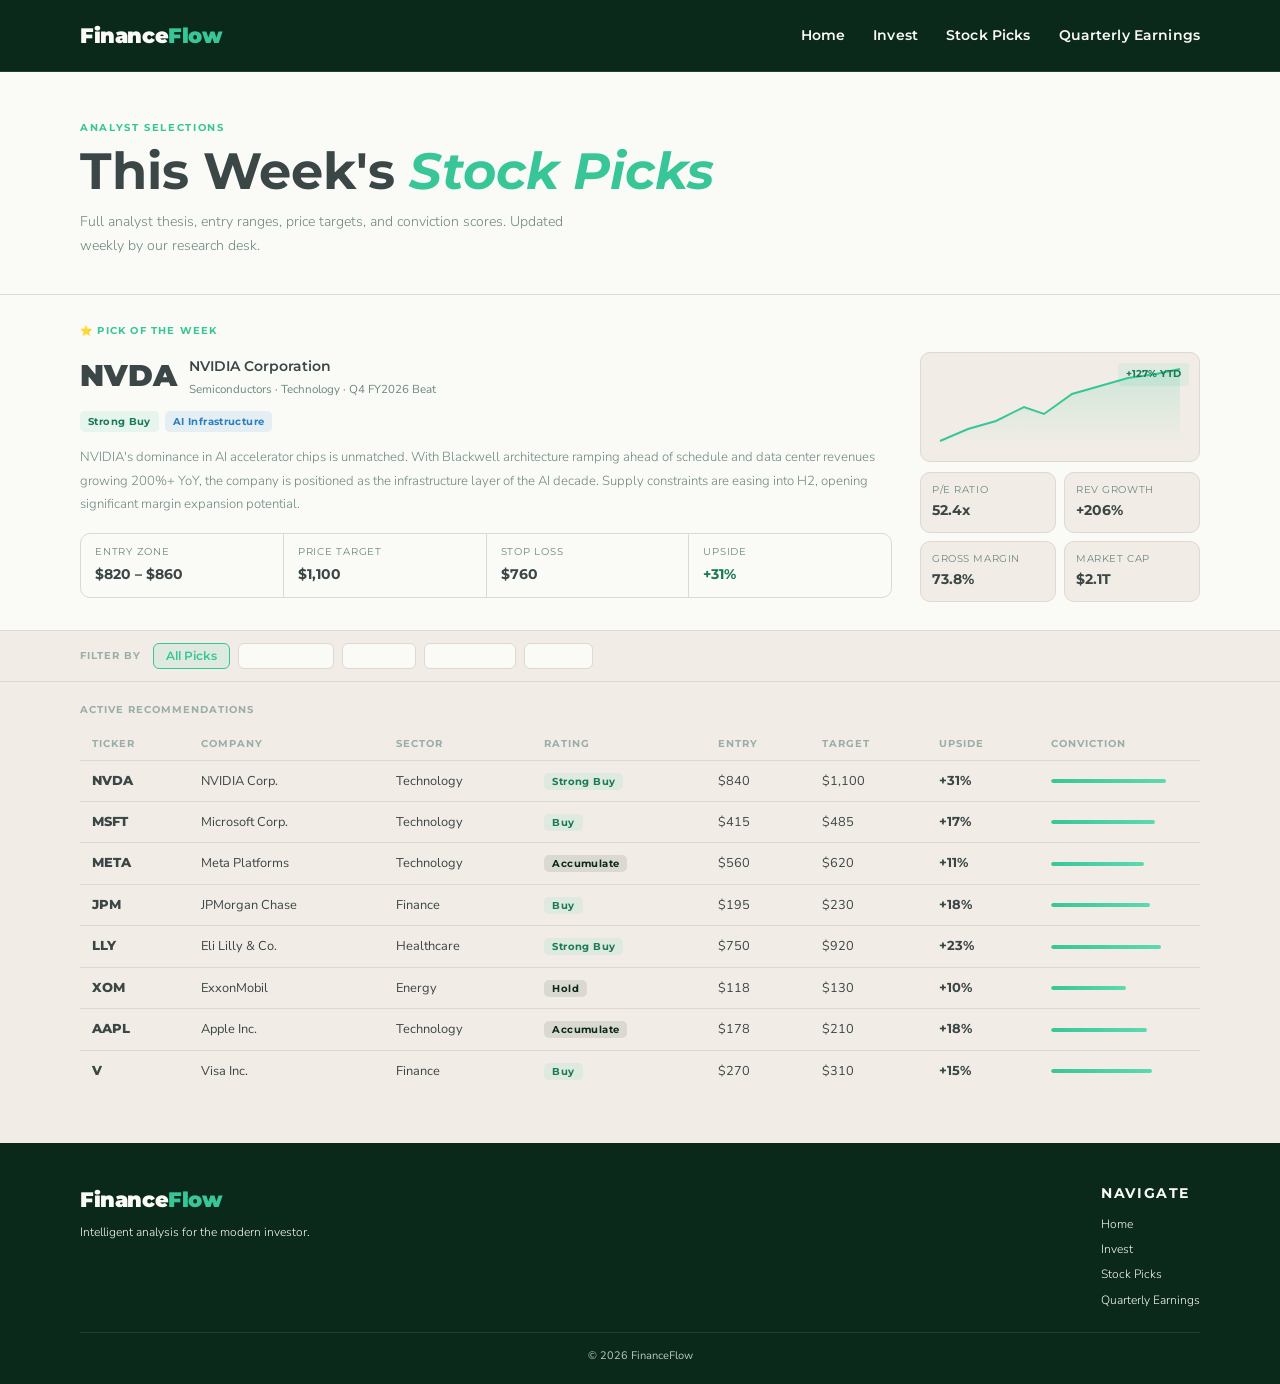
<file: stocks.html>
<!DOCTYPE html>
<html lang="en">

<head>
  <meta charset="UTF-8" />
  <meta name="viewport" content="width=device-width, initial-scale=1.0" />
  <title>Finance Flow — Stock Picks</title>
  <link rel="stylesheet" href="styles.css" />
</head>

<body>

  <nav class="navbar">
    <a href="index.html" class="nav-logo">Finance<span>Flow</span></a>
    <div class="nav-links">
      <a href="index.html">Home</a>
      <a href="invest.html">Invest</a>
      <a href="https://sites.google.com/view/weeklystockpicks/home" target="_blank">Stock Picks</a>
      <a href="earnings.html">Quarterly Earnings</a>
    </div>
    <div class="hamburger" id="ham"><span></span><span></span><span></span></div>
  </nav>

  <main class="site-main">

    <div class="page-hero">
      <span class="slbl">Analyst Selections</span>
      <h1>This Week's <em>Stock Picks</em></h1>
      <p>Full analyst thesis, entry ranges, price targets, and conviction scores. Updated weekly by our research desk.
      </p>
    </div>

    <!-- FEATURED PICK -->
    <div class="featured-pick">
      <div class="fp-eyebrow">⭐ Pick of the Week</div>
      <div class="fp-body">
        <div>
          <div style="display:flex;align-items:center;gap:12px;margin-bottom:6px">
            <span class="fp-ticker">NVDA</span>
            <div>
              <div class="fp-name">NVIDIA Corporation</div>
              <div class="fp-meta">Semiconductors · Technology · Q4 FY2026 Beat</div>
            </div>
          </div>
          <div class="fp-tags">
            <span class="tag tg">Strong Buy</span>
            <span class="tag tt">AI Infrastructure</span>
          </div>
          <p class="fp-thesis">NVIDIA's dominance in AI accelerator chips is unmatched. With Blackwell architecture
            ramping ahead of schedule and data center revenues growing 200%+ YoY, the company is positioned as the
            infrastructure layer of the AI decade. Supply constraints are easing into H2, opening significant margin
            expansion potential.</p>
          <div class="fp-levels">
            <div class="fp-lvl"><span>Entry Zone</span><strong>$820 – $860</strong></div>
            <div class="fp-lvl"><span>Price Target</span><strong>$1,100</strong></div>
            <div class="fp-lvl"><span>Stop Loss</span><strong>$760</strong></div>
            <div class="fp-lvl"><span>Upside</span><strong class="green">+31%</strong></div>
          </div>
        </div>
        <div>
          <div class="fp-chart-card">
            <svg viewBox="0 0 240 80" style="width:100%;height:80px;display:block;">
              <defs>
                <linearGradient id="g2" x1="0" y1="0" x2="0" y2="1">
                  <stop offset="0%" stop-color="#38C698" stop-opacity=".18" />
                  <stop offset="100%" stop-color="#38C698" stop-opacity="0" />
                </linearGradient>
              </defs>
              <path d="M0,74 L28,62 L56,54 L84,40 L104,47 L132,27 L160,19 L188,11 L216,7 L240,2" fill="none"
                stroke="#38C698" stroke-width="2" />
              <path d="M0,74 L28,62 L56,54 L84,40 L104,47 L132,27 L160,19 L188,11 L216,7 L240,2 L240,80 L0,80Z"
                fill="url(#g2)" />
            </svg>
            <div class="fp-chart-tag">+127% YTD</div>
          </div>
          <div class="fp-stat-grid">
            <div class="fp-stat"><span>P/E Ratio</span><strong>52.4x</strong></div>
            <div class="fp-stat"><span>Rev Growth</span><strong>+206%</strong></div>
            <div class="fp-stat"><span>Gross Margin</span><strong>73.8%</strong></div>
            <div class="fp-stat"><span>Market Cap</span><strong>$2.1T</strong></div>
          </div>
        </div>
      </div>
    </div>

    <!-- FILTER + TABLE -->
    <div class="filter-bar">
      <span class="filter-lbl">Filter by</span>
      <button class="fb active" data-filter="all">All Picks</button>
      <button class="fb" data-filter="tech">Technology</button>
      <button class="fb" data-filter="finance">Finance</button>
      <button class="fb" data-filter="health">Healthcare</button>
      <button class="fb" data-filter="energy">Energy</button>
    </div>

    <div class="table-wrap">
      <div class="table-title">Active Recommendations</div>
      <table class="pt" id="stocks-table">
        <thead>
          <tr>
            <th>Ticker</th>
            <th>Company</th>
            <th>Sector</th>
            <th>Rating</th>
            <th>Entry</th>
            <th>Target</th>
            <th>Upside</th>
            <th>Conviction</th>
          </tr>
        </thead>
        <tbody>
          <tr data-cat="tech">
            <td class="pt-tk">NVDA</td>
            <td class="pt-co">NVIDIA Corp.</td>
            <td class="pt-co">Technology</td>
            <td><span class="tag tg">Strong Buy</span></td>
            <td>$840</td>
            <td>$1,100</td>
            <td class="up-val">+31%</td>
            <td>
              <div class="cbar">
                <div style="width:84%"></div>
              </div>
            </td>
          </tr>
          <tr data-cat="tech">
            <td class="pt-tk">MSFT</td>
            <td class="pt-co">Microsoft Corp.</td>
            <td class="pt-co">Technology</td>
            <td><span class="tag tg">Buy</span></td>
            <td>$415</td>
            <td>$485</td>
            <td class="up-val">+17%</td>
            <td>
              <div class="cbar">
                <div style="width:76%"></div>
              </div>
            </td>
          </tr>
          <tr data-cat="tech">
            <td class="pt-tk">META</td>
            <td class="pt-co">Meta Platforms</td>
            <td class="pt-co">Technology</td>
            <td><span class="tag tf">Accumulate</span></td>
            <td>$560</td>
            <td>$620</td>
            <td class="up-val">+11%</td>
            <td>
              <div class="cbar">
                <div style="width:68%"></div>
              </div>
            </td>
          </tr>
          <tr data-cat="finance">
            <td class="pt-tk">JPM</td>
            <td class="pt-co">JPMorgan Chase</td>
            <td class="pt-co">Finance</td>
            <td><span class="tag tg">Buy</span></td>
            <td>$195</td>
            <td>$230</td>
            <td class="up-val">+18%</td>
            <td>
              <div class="cbar">
                <div style="width:72%"></div>
              </div>
            </td>
          </tr>
          <tr data-cat="health">
            <td class="pt-tk">LLY</td>
            <td class="pt-co">Eli Lilly &amp; Co.</td>
            <td class="pt-co">Healthcare</td>
            <td><span class="tag tg">Strong Buy</span></td>
            <td>$750</td>
            <td>$920</td>
            <td class="up-val">+23%</td>
            <td>
              <div class="cbar">
                <div style="width:80%"></div>
              </div>
            </td>
          </tr>
          <tr data-cat="energy">
            <td class="pt-tk">XOM</td>
            <td class="pt-co">ExxonMobil</td>
            <td class="pt-co">Energy</td>
            <td><span class="tag tf">Hold</span></td>
            <td>$118</td>
            <td>$130</td>
            <td class="up-val">+10%</td>
            <td>
              <div class="cbar">
                <div style="width:55%"></div>
              </div>
            </td>
          </tr>
          <tr data-cat="tech">
            <td class="pt-tk">AAPL</td>
            <td class="pt-co">Apple Inc.</td>
            <td class="pt-co">Technology</td>
            <td><span class="tag tf">Accumulate</span></td>
            <td>$178</td>
            <td>$210</td>
            <td class="up-val">+18%</td>
            <td>
              <div class="cbar">
                <div style="width:70%"></div>
              </div>
            </td>
          </tr>
          <tr data-cat="finance">
            <td class="pt-tk">V</td>
            <td class="pt-co">Visa Inc.</td>
            <td class="pt-co">Finance</td>
            <td><span class="tag tg">Buy</span></td>
            <td>$270</td>
            <td>$310</td>
            <td class="up-val">+15%</td>
            <td>
              <div class="cbar">
                <div style="width:74%"></div>
              </div>
            </td>
          </tr>
        </tbody>
      </table>
    </div>

  </main>

  <footer class="footer">
    <div class="ft-top">
      <div class="ft-brand">
        <div class="nav-logo">Finance<span>Flow</span></div>
        <p>Intelligent analysis for the modern investor.</p>
      </div>
      <div class="ft-links">
        <div class="ft-col">
          <h4>Navigate</h4>
          <a href="index.html">Home</a>
          <a href="invest.html">Invest</a>
          <a href="https://sites.google.com/view/weeklystockpicks/home" target="_blank">Stock Picks</a>
          <a href="earnings.html">Quarterly Earnings</a>
        </div>

      </div>
    </div>
    <div class="ft-bot">
      <span>&copy; 2026 FinanceFlow</span>
    </div>
  </footer>

  <script src="main.js"></script>
</body>

</html>
</file>
<file: styles.css>
/* ================================================
   FINANCE FLOW &mdash; Global Stylesheet
   Colors: #506C65 #38C698 #FAFAF7 #3B4646 #F1EDE6
   ================================================ */

@import url('https://fonts.googleapis.com/css2?family=Montserrat:wght@400;500;600;700;800;900&family=Nunito+Sans:wght@300;400;600;700;800&display=swap');

*,
*::before,
*::after {
  box-sizing: border-box;
  margin: 0;
  padding: 0;
}

html {
  scroll-behavior: smooth;
  margin: 0;
  padding: 0;
}

body {
  margin: 0;
  padding: 0;
}

script {
  display: none;
}

:root {
  --forest: #0A291A;
  --mint: #38C698;
  --snow: #FAFAF7;
  --charcoal: #3B4646;
  --cream: #F1EDE6;
  --forest-lt: rgba(10, 41, 26, 0.1);
  --mint-lt: rgba(56, 198, 152, 0.1);
  --mint-md: rgba(56, 198, 152, 0.28);
  --border: #ddd8d0;
  --border2: #c5bfb6;
  --muted: #6e8882;
  --muted2: #9aada9;
  --red: #d95f6e;
  --amber: #c8861a;
  --blue: #2a7fc0;
  --fh: 'Montserrat', sans-serif;
  --fd: 'Montserrat', sans-serif;
  --fb: 'Nunito Sans', sans-serif;
  --rad: 10px;
  --rad-lg: 14px;
  --trans: 0.18s ease;
}

body {
  background: var(--cream);
  font-family: var(--fb);
  color: var(--charcoal);
  font-size: 16px;
  line-height: 1.6;
  margin: 0;
  padding: 0;
  display: flex;
  flex-direction: column;
  min-height: 100vh;
}

.site-main {
  flex: 1;
  overflow-y: auto;
  display: flex;
  flex-direction: column;
}

html,
body {
  margin: 0;
  padding: 0;
}

a {
  text-decoration: none;
  color: inherit;
}

ul {
  list-style: none;
}

em {
  font-style: italic;
  color: var(--mint);
}

/* ---- SCROLLBAR ---- */
::-webkit-scrollbar {
  display: none;
}

::-webkit-scrollbar-track {
  display: none;
}

::-webkit-scrollbar-thumb {
  display: none;
}

html {
  scroll-behavior: smooth;
  margin: 0;
  padding: 0;
  scrollbar-width: none;
  /* Firefox */
}

body {
  margin: 0;
  padding: 0;
  scrollbar-width: none;
  /* Firefox */
}

/* ════════════════════════════
   TYPOGRAPHY
════════════════════════════ */
h1,
h2,
h3 {
  font-family: var(--fd);
  line-height: 1.12;
  color: var(--charcoal);
}

h1 {
  font-size: clamp(2rem, 4vw, 3.2rem);
}

h2 {
  font-size: clamp(1.6rem, 2.8vw, 2.2rem);
}

h3 {
  font-size: 1rem;
  font-family: var(--fh);
  font-weight: 700;
}

.slbl {
  font-family: var(--fh);
  font-size: 0.64rem;
  font-weight: 700;
  letter-spacing: .16em;
  text-transform: uppercase;
  color: var(--mint);
  display: block;
  margin-bottom: 6px;
}

/* ════════════════════════════
   BUTTONS
════════════════════════════ */
.hero-badge {
  display: inline-flex;
  align-items: center;
  gap: 6px;
  background-color: var(--mint);
  color: var(--forest);
  font-size: 1.25rem;
  font-weight: 700;
  padding: 18px 24px;
  border-radius: 8px;
  position: relative;
  top: 0px;
  cursor: pointer;
  transition: all 0.3s ease;
  margin: 0px 0px 0px -60px;
  overflow-x: hidden;
}

.btn-fill {
  display: inline-flex;
  align-items: center;
  gap: 6px;
  background: var(--mint);
  color: var(--snow);
  font-family: var(--fh);
  font-weight: 700;
  font-size: 1rem;
  padding: 14px 24px;
  border-radius: var(--rad);
  border: none;
  cursor: pointer;
  transition: all var(--trans);
  letter-spacing: .01em;
}

.btn-fill:hover {
  background: #2eab82;
  transform: translateY(-1px);
}

.btn-out {
  display: inline-flex;
  align-items: center;
  gap: 6px;
  color: var(--charcoal);
  font-family: var(--fh);
  font-weight: 600;
  font-size: 1rem;
  border: 1.5px solid var(--border2);
  padding: 13px 24px;
  border-radius: var(--rad);
  background: var(--snow);
  cursor: pointer;
  transition: all var(--trans);
}

.btn-out:hover {
  border-color: var(--mint);
  color: var(--forest);
}

.btn-ghost {
  font-family: var(--fh);
  font-size: 0.75rem;
  font-weight: 700;
  color: var(--forest);
  background: none;
  border: none;
  cursor: pointer;
  transition: color var(--trans);
}

.btn-ghost:hover {
  color: var(--mint);
}

/* ════════════════════════════
   TAGS
════════════════════════════ */
.tag {
  font-family: var(--fh);
  font-size: 0.6rem;
  font-weight: 700;
  padding: 3px 8px;
  border-radius: 5px;
  white-space: nowrap;
  letter-spacing: .04em;
}

.tg {
  background: var(--mint-lt);
  color: #1a7a54;
}

.tf {
  background: var(--forest-lt);
  color: var(--forest);
}

.tt {
  background: rgba(42, 127, 192, .1);
  color: var(--blue);
}

.tr {
  background: rgba(217, 95, 110, .1);
  color: var(--red);
}

.ty {
  background: rgba(200, 134, 26, .1);
  color: var(--amber);
}

/* ════════════════════════════
   NAVBAR
════════════════════════════ */
.navbar {
  display: flex;
  align-items: center;
  gap: 8px;
  padding: 0 80px;
  height: 72px;
  background: var(--forest);
  border-bottom: 1px solid rgba(250, 250, 247, .1);
  position: sticky;
  top: 0;
  z-index: 100;
}

.nav-logo {
  font-family: var(--fh);
  font-weight: 900;
  font-size: 1.3rem;
  color: var(--snow);
  letter-spacing: -.02em;
  flex-shrink: 0;
  margin-right: 16px;
}

.nav-logo span {
  color: var(--mint);
}

.nav-links {
  display: flex;
  align-items: center;
  gap: 28px;
  font-family: var(--fh);
  font-weight: 600;
  font-size: 0.85rem;
  letter-spacing: .01em;
  color: rgba(250, 250, 247, .6);
  margin-left: auto;
}

.nav-links a {
  color: var(--snow);
  transition: color var(--trans);
}

.nav-links a:hover {
  color: var(--mint);
}

.nav-links a.active {
  color: var(--mint);
  font-weight: 700;
}

.nav-cta {
  font-family: var(--fh);
  font-size: 0.85rem;
  font-weight: 700;
  background: var(--mint);
  color: var(--snow);
  padding: 10px 20px;
  border-radius: var(--rad);
  border: none;
  margin-left: 20px;
  cursor: pointer;
  transition: background var(--trans);
  letter-spacing: .01em;
}

.nav-cta:hover {
  background: #2eab82;
}

.hamburger {
  display: none;
  flex-direction: column;
  gap: 5px;
  cursor: pointer;
  margin-left: auto;
  padding: 8px;
}

.hamburger span {
  display: block;
  width: 22px;
  height: 2px;
  background: var(--snow);
  border-radius: 2px;
  transition: all 0.3s ease;
}

.hamburger.active span:nth-child(1) {
  transform: rotate(45deg) translate(5px, 5px);
}

.hamburger.active span:nth-child(2) {
  opacity: 0;
}

.hamburger.active span:nth-child(3) {
  transform: rotate(-45deg) translate(5px, -5px);
}

/* ════════════════════════════
   HERO — HOME
════════════════════════════ */
.hero {
  display: grid;
  grid-template-columns: 1fr;
  min-height: auto;
  background: var(--snow);
  flex: 1;
}

.hero-main {
  background: var(--snow);
  padding: 72px 80px;
  display: flex;
  flex-direction: column;
  justify-content: center;
  position: relative;
  z-index: 2;
  overflow-x: hidden;
}

.earnings.html .hero-main {
  background: #F6F7F3;
  overflow-x: hidden;
}

.hero-badge {
  display: inline-flex;
  align-items: center;
  gap: 6px;
  font-family: var(--fh);
  font-size: calc(1.2rem + 5px);
  font-weight: 700;
  color: #1a7a54;
  background: var(--mint-lt);
  border-top: 1px solid var(--mint);
  border-bottom: 1px solid var(--mint);
  padding: 25px calc(50vw - 50% + 12px) 25px 12px;
  border-radius: 0;
  margin: -1px calc(-50vw + 50%) 70px calc(-50vw + 50%);
  letter-spacing: .04em;
  text-transform: uppercase;
  box-shadow: 0 1px 4px rgba(56, 198, 152, 0.15);
  position: relative;
  overflow: hidden;
  white-space: nowrap;
  width: 100vw;
  box-sizing: border-box;
}

/* Large desktop and laptop view adjustments */
@media (min-width: 1200px) {
  .hero-badge {
    position: relative;
    top: -40px;
  }
}

/* Tablet view adjustments */
@media (min-width: 768px) and (max-width: 1199px) {
  .hero-badge {
    position: relative;
    top: -40px;
  }

  .invest.html .hero-badge {
    font-size: 1.25rem !important;
    padding: 18px 24px !important;
    font-weight: 700 !important;
  }

  /* Invest page overflow protection for tablets */
  .invest.html .fund-section,
  .invest.html .fund-stats,
  .invest.html .terms-grid,
  .invest.html .performance-grid {
    overflow-x: hidden !important;
    max-width: 100% !important;
    box-sizing: border-box !important;
  }

  .invest.html .fund-content,
  .invest.html .fund-mission,
  .invest.html .fund-terms {
    overflow-x: hidden !important;
    max-width: 100% !important;
    box-sizing: border-box !important;
  }
}

/* Medium tablets (820px - 1024px) - Centered */
@media (min-width: 820px) and (max-width: 1024px) {
  .hero-image-container {
    transform: translateX(0) !important;
  }

  /* Invest page overflow protection for medium tablets */
  .invest.html .fund-section,
  .invest.html .fund-stats,
  .invest.html .terms-grid,
  .invest.html .performance-grid {
    overflow-x: hidden !important;
    max-width: 100% !important;
    box-sizing: border-box !important;
  }

  .invest.html .fund-content,
  .invest.html .fund-mission,
  .invest.html .fund-terms {
    overflow-x: hidden !important;
    max-width: 100% !important;
    box-sizing: border-box !important;
  }
}

/* Devices 820px - 854px - Banner Up */
@media (min-width: 820px) and (max-width: 854px) {
  .hero-badge {
    position: relative;
    top: -98px !important;
  }
}

/* iPad mini (758px x 1024px) - Centered */
@media (min-width: 758px) and (max-width: 1024px) {
  .hero-image-container {
    transform: translateX(0) !important;
  }
}

/* iPad mini 768px - Centered */
@media (min-width: 768px) and (max-width: 768px) {
  .hero-image-container {
    transform: translateX(0) !important;
  }
}

/* Mobile view adjustments */
@media (max-width: 767px) {
  .hero-badge {
    position: relative;
    top: -54px;
    font-size: calc(0.9rem);
    padding: 18px calc(50vw - 50% + 20px) 18px 20px;
    margin: 0px calc(-50vw + 50%) 35px calc(-50vw + 50%);
  }

  .invest.html .hero-badge {
    font-size: calc(0.9rem) !important;
    padding: 18px calc(50vw - 50% + 20px) 18px 20px !important;
    font-weight: 700 !important;
  }

  .invest.html .hero-main {
    padding: 32px 20px !important;
  }

  .hero-main {
    overflow-x: hidden;
  }

  .hero-image-container {
    transform: translateX(0);
  }

  /* Mobile announcement banner sizing to match home page */
  .announcement-banner .banner-text {
    font-size: calc(0.85rem) !important;
    font-weight: 700 !important;
    padding: 12px calc(50vw - 50% + 20px) 12px 20px !important;
  }

  /* Reduce space between invest buttons on mobile */
  .invest-actions {
    gap: 6px !important;
    margin-top: 20px !important;
  }

  /* Reduce space between fund points on mobile */
  .fund-points {
    gap: 20px !important;
  }

  /* Make fund stats numbers bigger on mobile */
  .fund-value {
    font-size: 1.93rem !important;
  }

  /* Make fund stats labels slightly larger on mobile */
  .fund-label {
    font-size: 0.745rem !important;
  }

  /* Move all content down on invest page mobile */
  .invest.html .page-hero {
    padding-top: 60px !important;
  }

  .invest.html .fund-section {
    margin-top: 8px !important;
  }
}

.hero-badge .announcement-content {
  position: absolute;
  top: 50%;
  transform: translateY(-50%);
  white-space: nowrap;
  padding: 6px 12px;
  font-family: var(--fh);
  font-size: calc(1rem + 5px);
  letter-spacing: .04em;
  text-transform: uppercase;
  display: flex;
  align-items: center;
  gap: 8px;
  left: 100%;
  -webkit-animation: continuousScroll 30s linear infinite;
  -moz-animation: continuousScroll 30s linear infinite;
  -o-animation: continuousScroll 30s linear infinite;
  animation: continuousScroll 30s linear infinite;
}

.hero-badge .announcement-duplicate {
  -webkit-animation: continuousScroll 30s linear infinite 15s;
  -moz-animation: continuousScroll 30s linear infinite 15s;
  -o-animation: continuousScroll 30s linear infinite 15s;
  animation: continuousScroll 30s linear infinite 15s;
}


.hero-badge .announcement-bold {
  font-weight: 900;
  color: #1a7a54;
}

.hero-badge .announcement-regular {
  font-weight: 500;
  color: #1a7a54;
}

.hero-badge .announcement-regular a {
  text-decoration: underline;
  font-weight: 700;
  color: #1a7a54;
}

.hero-badge .announcement-regular a:hover {
  color: var(--mint);
}

.hero-badge .dot {
  visibility: hidden;
}

@-webkit-keyframes moveBanner {
  0%, 100% {
    -webkit-transform: translateX(0);
    transform: translateX(0);
  }
  25% {
    -webkit-transform: translateX(10px);
    transform: translateX(10px);
  }
  75% {
    -webkit-transform: translateX(-10px);
    transform: translateX(-10px);
  }
}

@-moz-keyframes moveBanner {
  0%, 100% {
    -moz-transform: translateX(0);
    transform: translateX(0);
  }
  25% {
    -moz-transform: translateX(10px);
    transform: translateX(10px);
  }
  75% {
    -moz-transform: translateX(-10px);
    transform: translateX(-10px);
  }
}

@-o-keyframes moveBanner {
  0%, 100% {
    -o-transform: translateX(0);
    transform: translateX(0);
  }
  25% {
    -o-transform: translateX(10px);
    transform: translateX(10px);
  }
  75% {
    -o-transform: translateX(-10px);
    transform: translateX(-10px);
  }
}

@keyframes moveBanner {
  0%, 100% {
    transform: translateX(0);
  }
  25% {
    transform: translateX(10px);
  }
  75% {
    transform: translateX(-10px);
  }
}

.dot {
  width: 6px;
  height: 6px;
  border-radius: 50%;
  background: var(--mint);
  flex-shrink: 0;
  animation: blink 2s infinite;
}

@keyframes blink {

  0%,
  100% {
    opacity: 1;
  }

  50% {
    opacity: .3;
  }
}

.hero-h1 {
  margin-bottom: 22px;
  font-weight: 750;
  font-size: clamp(2.4rem, 5vw, 3.8rem);
}

.hero-image-container {
  width: 110vw;
  height: 750px;
  overflow: hidden;
  margin: -72px -60px 40px -60px;
  transform: translateX(-60px);
}

/* Homepage specific smaller image height */
.homepage .hero-image-container {
  height: 640px;
}

.hero-bg-image {
  width: 100%;
  height: 100%;
  object-fit: cover;
  object-position: center 14%;
}

/* Mobile image adjustments */
@media (max-width: 768px) {
  .hero-image-container {
    height: 420px;
    margin: -56px -60px 32px -60px;
    width: 110vw;
    transform: translateX(41px);
  }

  /* Homepage specific smaller mobile height */
  .homepage .hero-image-container {
    height: 400px;
  }
}

@media (max-width: 600px) {
  .hero-image-container {
    height: 320px;
    margin: -32px -60px 24px -60px;
    width: 110vw;
    transform: translateX(41px);
  }
  
  /* Homepage specific smaller mobile height */
  .homepage .hero-image-container {
    height: 323px;
  }
}
  
  .hero-bg-image {
    object-position: center 14%;
  }
}

@media (max-width: 400px) {
  .hero-image-container {
    height: 250px;
    margin: -28px -60px 20px -60px;
    width: 110vw;
    transform: translateX(-60px);
  }

  /* Homepage specific smaller mobile height */
  .homepage .hero-image-container {
    height: 273px;
  }

  .invest.html .hero-main {
    padding: 24px 16px !important;
  }

  .terms-grid {
    grid-template-columns: 1fr;
    gap: 16px;
    padding: 0 16px;
  }

  .fund-terms {
    background: var(--snow);
    padding: 32px 16px;
    border-radius: 12px;
    margin: 0 0 32px 0;
    border: 1px solid var(--border);
  }

  .fund-terms h3 {
    font-size: 1.4rem;
    margin-bottom: 24px;
    text-align: center;
  }
}

/* iPhone 12 Pro specific (390px) */
@media (max-width: 390px) {
  .terms-grid {
    grid-template-columns: 1fr !important;
    gap: 16px !important;
    padding: 0 16px !important;
    display: grid !important;
  }

  .fund-terms {
    background: var(--snow) !important;
    padding: 32px 16px !important;
    border-radius: 12px !important;
    margin: 0 0 32px 0 !important;
    border: 1px solid var(--border) !important;
    width: 100% !important;
    box-sizing: border-box !important;
  }

  .fund-terms h3 {
    font-size: 1.4rem !important;
    margin-bottom: 24px !important;
    text-align: center !important;
  }

  .term-item {
    padding: 12px !important;
    background: var(--snow) !important;
    border-radius: 8px !important;
    border: 1px solid var(--border) !important;
  }
}

.hero-h1 span {
  color: var(--mint);
}

.hero-badge a {
  text-decoration: underline;
  font-weight: calc(700 + 4px);
  color: #1a7a54;
}

.hero-badge a:hover {
  color: var(--mint);
}

.hero-sub {
  font-size: 1.1rem;
  color: var(--muted);
  font-weight: 300;
  line-height: 1.6;
  margin-bottom: 32px;
}

.hero-actions {
  display: flex;
  gap: 12px;
  flex-wrap: wrap;
  margin-bottom: 48px;
}

.hero-content {
  margin-top: auto;
}

.hero-stats {
  display: flex;
  gap: 0;
  border-top: 1.5px solid var(--border);
  padding-top: 24px;
}

.hstat {
  flex: 1;
  padding-right: 20px;
}

.hstat+.hstat {
  padding-left: 20px;
  border-left: 1.5px solid var(--border);
}

.hstat-v {
  display: block;
  font-family: var(--fh);
  font-size: 1.35rem;
  font-weight: 800;
  color: var(--charcoal);
  line-height: 1;
}

.hstat-l {
  font-size: 0.7rem;
  color: var(--muted);
  margin-top: 3px;
  display: block;
}

.aside-lbl {
  font-family: var(--fh);
  font-size: 0.62rem;
  font-weight: 700;
  text-transform: uppercase;
  letter-spacing: .12em;
  color: var(--muted2);
}

.mini-card {
  background: var(--snow);
  border: 1.5px solid var(--border);
  border-radius: var(--rad);
  padding: 14px;
}

.mc-top {
  display: flex;
  justify-content: space-between;
  align-items: center;
  margin-bottom: 8px;
}

.mc-ticker {
  font-family: var(--fh);
  font-weight: 800;
  font-size: 0.9rem;
  color: var(--charcoal);
}

.mc-price {
  font-family: var(--fh);
  font-size: 1.2rem;
  font-weight: 800;
  color: var(--charcoal);
  margin-top: 4px;
}

.tick-row {
  display: flex;
  justify-content: space-between;
  align-items: center;
  padding: 5px 0;
  border-bottom: 1px solid var(--border);
  font-family: var(--fh);
  font-size: 0.78rem;
}

.tick-row:last-child {
  border-bottom: none;
}

.tick-name {
  color: var(--muted);
  font-weight: 600;
}

/* ── MARQUEE ── */
.mq {
  overflow: hidden;
  border-top: 1.5px solid var(--border);
  border-bottom: 1.5px solid var(--border);
  padding: 9px 0;
  background: var(--forest);
}

.mq-track {
  display: flex;
  gap: 20px;
  animation: mq 26s linear infinite;
  width: max-content;
  font-family: var(--fh);
  font-size: 0.75rem;
  font-weight: 600;
  color: rgba(250, 250, 247, .5);
}

.mq-track .up {
  color: var(--mint);
}

.mq-track .dn {
  color: #f0919b;
}

.mq-sep {
  color: rgba(250, 250, 247, .2);
}

@keyframes mq {
  from {
    transform: translateX(0);
  }

  to {
    transform: translateX(-50%);
  }
}

/* ── WHAT WE DO ── */
.wwd {
  padding: 52px 80px;
  background: var(--snow);
  border-bottom: 1.5px solid var(--border);
}

.wwd-grid {
  display: grid;
  grid-template-columns: 1fr 1fr 1fr;
  gap: 1.5px;
  background: var(--border);
  border: 1.5px solid var(--border);
  border-radius: var(--rad-lg);
  overflow: hidden;
}

.wwd-cell {
  background: var(--snow);
  padding: 28px 24px;
  cursor: pointer;
  transition: background var(--trans);
  display: flex;
  flex-direction: column;
  gap: 10px;
  text-decoration: none;
  color: inherit;
}

.wwd-cell:hover {
  background: var(--cream);
}

.wwd-num {
  font-family: var(--fh);
  font-size: 0.65rem;
  font-weight: 700;
  color: var(--muted2);
  letter-spacing: .1em;
}

.wwd-icon {
  font-size: 1.5rem;
  color: var(--mint);
}

.wwd-cell h3 {
  font-family: var(--fh);
  font-weight: 700;
  font-size: 0.95rem;
  color: var(--charcoal);
}

.wwd-cell p {
  font-size: 0.8rem;
  color: var(--muted);
  line-height: 1.65;
  font-weight: 300;
  flex: 1;
}

.wwd-link {
  font-family: var(--fh);
  font-size: 0.74rem;
  font-weight: 700;
  color: var(--forest);
}

/* ── HOME PICKS ── */
.home-picks {
  padding: 52px 80px;
}

.hp-header {
  display: flex;
  justify-content: space-between;
  align-items: center;
  margin-bottom: 24px;
}

.hp-grid {
  display: grid;
  grid-template-columns: repeat(3, 1fr);
  gap: 14px;
}

.pc {
  background: var(--snow);
  border: 1.5px solid var(--border);
  border-radius: var(--rad-lg);
  padding: 18px;
  transition: all var(--trans);
}

.pc:hover {
  border-color: var(--mint-md);
  box-shadow: 0 4px 16px rgba(56, 198, 152, .1);
}

.pc-top {
  display: flex;
  justify-content: space-between;
  align-items: center;
  margin-bottom: 4px;
}

.pc-tick {
  font-family: var(--fh);
  font-weight: 800;
  font-size: 1rem;
  color: var(--charcoal);
}

.pc-name {
  font-size: 0.75rem;
  color: var(--muted);
  margin-bottom: 10px;
}

.pc-row {
  display: flex;
  justify-content: space-between;
  font-size: 0.78rem;
  margin-bottom: 3px;
}

.pc-lbl {
  color: var(--muted);
}

.pc-val {
  font-family: var(--fh);
  font-weight: 700;
  color: var(--charcoal);
}

.pc-val.green {
  color: #1a7a54;
}

.pbar {
  height: 3px;
  background: var(--cream);
  border-radius: 2px;
  margin: 10px 0 4px;
  overflow: hidden;
}

.pfill {
  height: 100%;
  background: linear-gradient(90deg, var(--mint), #5dd9b0);
  border-radius: 2px;
}

.pconf {
  font-size: 0.65rem;
  color: var(--muted2);
  font-family: var(--fh);
}

/* ════════════════════════════
   PAGE HERO (inner pages)
════════════════════════════ */
.page-hero {
  background: var(--snow);
  border-bottom: 1.5px solid var(--border);
  padding: 48px 80px 36px;
}

.page-hero h1 {
  margin-bottom: 10px;
}

.page-hero p {
  font-size: 0.88rem;
  color: var(--muted);
  font-weight: 300;
  line-height: 1.7;
  max-width: 520px;
}

/* ════════════════════════════
   GLOBAL RESET
════════════════════════════ */
* {
  margin: 0;
  padding: 0;
  box-sizing: border-box;
}

html, body {
  overflow-x: hidden;
  max-width: 100vw;
}

/* ════════════════════════════
   INVEST PAGE
════════════════════════════ */
.strat-section {
  padding: 40px 32px 52px;
}

.strat-intro {
  max-width: 560px;
  margin-bottom: 28px;
}

.strat-intro p {
  font-size: 0.88rem;
  color: var(--muted);
  line-height: 1.72;
  font-weight: 300;
}

.strat-grid {
  display: grid;
  grid-template-columns: repeat(3, 1fr);
  gap: 14px;
}

.sc {
  background: var(--snow);
  border: 1.5px solid var(--border);
  border-radius: var(--rad-lg);
  padding: 22px;
  display: flex;
  flex-direction: column;
  gap: 8px;
  transition: all var(--trans);
}

.sc:hover {
  border-color: var(--mint-md);
  box-shadow: 0 4px 18px rgba(56, 198, 152, .09);
}

.sc-feat {
  border-color: var(--mint);
  background: linear-gradient(145deg, rgba(56, 198, 152, .06), var(--snow));
}

.sc-icon {
  font-size: 1.3rem;
  color: var(--forest);
}

.sc h3 {
  color: var(--charcoal);
}

.sc p {
  font-size: 0.78rem;
  color: var(--muted);
  line-height: 1.65;
  font-weight: 300;
  flex: 1;
}

.sc-list {
  display: flex;
  flex-direction: column;
}

.sc-li {
  font-size: 0.72rem;
  color: var(--muted);
  padding: 4px 0;
  border-bottom: 1px solid var(--border);
  display: flex;
  gap: 6px;
  align-items: flex-start;
}

.sc-li:last-child {
  border-bottom: none;
}

.sc-li::before {
  content: '→';
  color: var(--mint);
  font-size: 0.65rem;
  flex-shrink: 0;
  margin-top: 2px;
}

.sc-met {
  display: flex;
  gap: 16px;
  padding-top: 10px;
  border-top: 1.5px solid var(--border);
  margin-top: auto;
}

.sc-mv {
  display: block;
  font-family: var(--fh);
  font-weight: 700;
  font-size: 0.88rem;
  color: var(--forest);
}

.sc-ml {
  font-size: 0.6rem;
  color: var(--muted2);
}

.risk-strip {
  background: var(--forest);
  padding: 36px 32px;
  display: flex;
  align-items: center;
  gap: 40px;
}

.rs-text h2 {
  font-family: var(--fd);
  font-size: 1.5rem;
  color: var(--snow);
  margin-bottom: 8px;
}

.rs-text p {
  font-size: 0.82rem;
  color: rgba(250, 250, 247, .5);
  font-weight: 300;
  line-height: 1.7;
  max-width: 380px;
}

.rs-scale {
  display: flex;
  align-items: center;
  flex: 1;
  justify-content: flex-end;
}

.rs-item {
  display: flex;
  flex-direction: column;
  align-items: center;
  gap: 6px;
  flex: 1;
  max-width: 90px;
}

.rs-dot {
  width: 12px;
  height: 12px;
  border-radius: 50%;
}

.rs-label {
  font-family: var(--fh);
  font-size: 0.6rem;
  font-weight: 600;
  color: rgba(250, 250, 247, .45);
  text-align: center;
}

.rs-line {
  flex: 1;
  height: 1px;
  background: rgba(250, 250, 247, .14);
  max-width: 40px;
}

/* ════════════════════════════
   STOCKS PAGE
════════════════════════════ */
.featured-pick {
  background: var(--snow);
  border-bottom: 1.5px solid var(--border);
  padding: 28px 80px;
}

.fp-eyebrow {
  font-family: var(--fh);
  font-size: 0.62rem;
  font-weight: 700;
  text-transform: uppercase;
  letter-spacing: .12em;
  color: var(--mint);
  margin-bottom: 14px;
}

.fp-body {
  display: grid;
  grid-template-columns: 1fr 280px;
  gap: 28px;
  align-items: start;
}

.fp-ticker {
  font-family: var(--fh);
  font-weight: 900;
  font-size: 1.9rem;
  color: var(--charcoal);
}

.fp-name {
  font-family: var(--fh);
  font-weight: 600;
  font-size: 0.9rem;
  color: var(--charcoal);
}

.fp-meta {
  font-size: 0.72rem;
  color: var(--muted);
  margin-top: 2px;
}

.fp-tags {
  display: flex;
  gap: 6px;
  margin: 10px 0 14px;
  flex-wrap: wrap;
}

.fp-thesis {
  font-size: 0.82rem;
  color: var(--muted);
  font-weight: 300;
  line-height: 1.78;
  margin-bottom: 16px;
}

.fp-levels {
  display: flex;
  border: 1.5px solid var(--border);
  border-radius: var(--rad);
  overflow: hidden;
}

.fp-lvl {
  flex: 1;
  padding: 10px 14px;
  border-right: 1.5px solid var(--border);
}

.fp-lvl:last-child {
  border-right: none;
}

.fp-lvl span {
  display: block;
  font-size: 0.6rem;
  color: var(--muted);
  font-family: var(--fh);
  text-transform: uppercase;
  letter-spacing: .08em;
  margin-bottom: 3px;
}

.fp-lvl strong {
  font-family: var(--fh);
  font-size: 0.9rem;
  color: var(--charcoal);
  font-weight: 700;
}

.fp-lvl strong.green {
  color: #1a7a54;
}

.fp-chart-card {
  background: var(--cream);
  border: 1.5px solid var(--border);
  border-radius: var(--rad);
  padding: 14px;
  margin-bottom: 10px;
  position: relative;
}

.fp-chart-tag {
  position: absolute;
  top: 10px;
  right: 10px;
  font-family: var(--fh);
  font-size: 0.65rem;
  font-weight: 700;
  color: #1a7a54;
  background: var(--mint-lt);
  padding: 3px 8px;
  border-radius: 4px;
}

.fp-stat-grid {
  display: grid;
  grid-template-columns: 1fr 1fr;
  gap: 8px;
}

.fp-stat {
  background: var(--cream);
  border: 1.5px solid var(--border);
  border-radius: var(--rad);
  padding: 9px 11px;
}

.fp-stat span {
  display: block;
  font-size: 0.6rem;
  color: var(--muted);
  font-family: var(--fh);
  text-transform: uppercase;
  letter-spacing: .06em;
}

.fp-stat strong {
  font-family: var(--fh);
  font-size: 0.88rem;
  color: var(--charcoal);
  font-weight: 700;
}

.filter-bar {
  padding: 12px 80px;
  background: var(--cream);
  border-bottom: 1.5px solid var(--border);
  display: flex;
  gap: 8px;
  align-items: center;
  flex-wrap: wrap;
}

.filter-lbl {
  font-family: var(--fh);
  font-size: 0.62rem;
  font-weight: 700;
  text-transform: uppercase;
  letter-spacing: .1em;
  color: var(--muted2);
  margin-right: 4px;
}

.fb {
  font-family: var(--fh);
  font-size: 0.72rem;
  font-weight: 600;
  color: var(--snow);
  background: var(--snow);
  border: 1.5px solid var(--border);
  padding: 5px 12px;
  border-radius: 6px;
  cursor: pointer;
  transition: all var(--trans);
}

.fb:hover {
  color: var(--mint);
  border-color: var(--border2);
}

.fb.active {
  color: var(--mint);
  border-color: var(--mint);
  background: var(--mint-lt);
}

.table-wrap {
  padding: 20px 80px 52px;
}

.table-title {
  font-family: var(--fh);
  font-size: 0.62rem;
  font-weight: 700;
  text-transform: uppercase;
  letter-spacing: .1em;
  color: var(--muted2);
  margin-bottom: 10px;
}

table.pt {
  width: 100%;
  border-collapse: collapse;
  font-size: 0.8rem;
}

table.pt th {
  font-family: var(--fh);
  font-size: 0.6rem;
  font-weight: 700;
  text-transform: uppercase;
  letter-spacing: .1em;
  color: var(--muted2);
  padding: 8px 12px;
  text-align: left;
  background: var(--cream);
  border-bottom: 1.5px solid var(--border);
}

table.pt td {
  padding: 10px 12px;
  border-bottom: 1px solid var(--border);
  color: var(--charcoal);
}

table.pt tr:last-child td {
  border-bottom: none;
}

table.pt tr:hover td {
  background: rgba(241, 237, 230, .5);
}

.pt-tk {
  font-family: var(--fh);
  font-weight: 800;
}

.pt-co {
  color: var(--muted);
}

.up-val {
  color: #1a7a54;
  font-family: var(--fh);
  font-weight: 700;
}

.cbar {
  height: 4px;
  background: var(--cream);
  border-radius: 2px;
  overflow: hidden;
  min-width: 64px;
}

.cbar div {
  height: 100%;
  background: linear-gradient(90deg, var(--mint), #5dd9b0);
  border-radius: 2px;
}

/* ════════════════════════════
   EARNINGS PAGE
════════════════════════════ */
.upcoming-bar {
  background: var(--forest);
  padding: 10px 80px;
  display: flex;
  align-items: center;
  gap: 16px;
  overflow-x: auto;
}

.earnings-intro {
  text-align: center;
  max-width: 800px;
  margin: 0 auto 60px auto;
  padding: 0 20px;
}

.hero-content p {
  font-size: 1.3rem;
  line-height: 1.8;
  color: var(--charcoal);
  margin-bottom: 20px;
  font-family: var(--fb);
}


.earnings-signature {
  font-size: 1.5rem;
  font-weight: 700;
  color: var(--forest);
  margin-top: 30px;
  font-family: var(--fh);
}

.ea-link {
  color: var(--forest);
  text-decoration: none;
  transition: color 0.3s ease;
}

.ea-link:hover {
  color: var(--mint);
  text-decoration: underline;
}

.content-section {
  padding: 60px 0;
  max-width: 1200px;
  margin: 0 auto;
  overflow-x: hidden;
}

/* Earnings page specific styling */
main.site-main section.hero div.hero-main h1.hero-h1 {
  color: var(--mint) !important;
}

/* Enhanced hero section with background */
.earnings.html .hero {
  background: #F6F7F3;
  position: relative;
}

.earnings.html .hero::before {
  content: '';
  position: absolute;
  top: 0;
  left: 0;
  right: 0;
  bottom: 0;
  background: linear-gradient(45deg, rgba(56, 198, 152, 0.05) 0%, transparent 70%);
  pointer-events: none;
}

.ea-review-content {
  max-width: 100%;
  margin: 0 auto;
  padding: 60px 80px 40px 80px;
  text-align: left;
}

.review-section {
  margin-bottom: 50px;
}

.review-section h2 {
  font-size: 1.9rem;
  font-weight: 800;
  color: var(--charcoal);
  margin-bottom: 25px;
  font-family: var(--fh);
  border-bottom: 3px solid var(--mint);
  padding-bottom: 10px;
}

.review-section h3 {
  font-size: 1.4rem;
  font-weight: 700;
  color: var(--charcoal);
  margin-bottom: 15px;
  font-family: var(--fh);
}

.review-section p {
  font-size: 1.05rem;
  line-height: 1.8;
  color: var(--charcoal);
  margin-bottom: 20px;
  font-family: var(--fb);
}

.review-date {
  font-size: 2rem;
  color: var(--muted);
  font-style: italic;
  margin-top: 10px;
  font-family: var(--fb);
}

.swot-section {
  margin-bottom: 30px;
  padding-left: 20px;
  border-left: 4px solid var(--mint-lt);
}

.financial-metrics {
  background: var(--cream);
  border-radius: var(--rad);
  padding: 20px;
  margin-top: 20px;
  border: 1px solid var(--border);
  max-width: 1100px;
  margin-left: auto;
  margin-right: auto;
}

.metric-item {
  display: flex;
  justify-content: space-between;
  align-items: center;
  padding: 12px 0;
  border-bottom: 1px solid var(--border);
  flex-wrap: wrap;
  gap: 15px;
}

.metric-item:last-child {
  border-bottom: none;
}

.metric-label {
  font-weight: 600;
  color: var(--charcoal);
  font-family: var(--fd);
  flex: 1;
  min-width: 200px;
  font-size: 0.9rem;
}

.metric-value {
  font-weight: 700;
  color: var(--forest);
  font-family: var(--fh);
  font-size: 0.95rem;
  min-width: 120px;
  text-align: right;
}

.metric-change {
  font-size: 0.8rem;
  color: var(--muted);
  font-family: var(--fb);
  min-width: 100px;
  text-align: right;
}

.ub-lbl {
  font-family: var(--fh);
  font-size: 0.6rem;
  font-weight: 700;
  text-transform: uppercase;
  letter-spacing: .1em;
  color: var(--snow);
  white-space: nowrap;
  flex-shrink: 0;
}

.ub-items {
  display: flex;
  gap: 10px;
  font-family: var(--fh);
  font-size: 0.75rem;
  font-weight: 500;
  color: rgba(250, 250, 247, .45);
  white-space: nowrap;
}

.ub-items span {
  color: rgba(250, 250, 247, .75);
}

.ub-sep {
  color: rgba(250, 250, 247, .2);
}

.feat-review {
  background: var(--snow);
  border-bottom: 1.5px solid var(--border);
  padding: 28px 80px;
}

.fr-eyebrow {
  display: flex;
  justify-content: space-between;
  align-items: center;
  margin-bottom: 16px;
}

.fr-badge {
  font-family: var(--fh);
  font-size: 0.6rem;
  font-weight: 700;
  text-transform: uppercase;
  letter-spacing: .12em;
  color: var(--mint);
}

.fr-date {
  font-size: 0.72rem;
  color: var(--muted2);
}

.fr-grid {
  display: grid;
  grid-template-columns: 1fr 240px;
  gap: 28px;
  align-items: start;
}

.fr-tkr-block {
  display: flex;
  align-items: center;
  gap: 10px;
  margin-bottom: 10px;
}

.fr-ticker {
  font-family: var(--fh);
  font-weight: 900;
  font-size: 1.7rem;
  color: var(--charcoal);
}

.fr-company {
  font-family: var(--fh);
  font-weight: 600;
  font-size: 0.88rem;
  color: var(--charcoal);
}

.fr-sub {
  font-size: 0.72rem;
  color: var(--muted);
}

.fr-verdict {
  display: flex;
  align-items: center;
  gap: 8px;
  margin-bottom: 12px;
}

.fv-lbl {
  font-family: var(--fh);
  font-size: 0.6rem;
  text-transform: uppercase;
  letter-spacing: .1em;
  color: var(--muted2);
}

.fv-val {
  font-family: var(--fh);
  font-size: 0.78rem;
  font-weight: 700;
  color: #1a7a54;
}

.fr-headline {
  font-family: var(--fd);
  font-size: 1.15rem;
  color: var(--charcoal);
  line-height: 1.3;
  margin-bottom: 10px;
}

.fr-txt {
  font-size: 0.8rem;
  color: var(--muted);
  font-weight: 300;
  line-height: 1.78;
  margin-bottom: 8px;
}

.fr-tags {
  display: flex;
  gap: 6px;
  margin-top: 12px;
  flex-wrap: wrap;
}

.nums-lbl {
  font-family: var(--fh);
  font-size: 0.6rem;
  font-weight: 700;
  text-transform: uppercase;
  letter-spacing: .1em;
  color: var(--muted2);
  margin-bottom: 10px;
}

.num-grid {
  display: grid;
  grid-template-columns: 1fr 1fr;
  gap: 8px;
}

.num-card {
  background: var(--cream);
  border: 1.5px solid var(--border);
  border-radius: var(--rad);
  padding: 10px 12px;
}

.num-card.beat {
  border-color: var(--mint-md);
}

.nc-lbl {
  font-size: 0.6rem;
  color: var(--muted2);
  font-family: var(--fh);
  text-transform: uppercase;
  letter-spacing: .07em;
  display: block;
  margin-bottom: 3px;
}

.nc-val {
  font-family: var(--fh);
  font-weight: 800;
  font-size: 0.95rem;
  color: var(--charcoal);
  display: block;
}

.nc-vs {
  font-size: 0.6rem;
  color: var(--muted2);
  display: block;
  margin-top: 1px;
}

.nc-badge {
  font-family: var(--fh);
  font-size: 0.6rem;
  font-weight: 700;
  color: #1a7a54;
  display: block;
  margin-top: 2px;
}

.reviews-section {
  padding: 28px 80px 52px;
}

.reviews-header {
  display: flex;
  justify-content: space-between;
  align-items: center;
  margin-bottom: 20px;
}

.rev-grid {
  display: grid;
  grid-template-columns: repeat(3, 1fr);
  gap: 14px;
}

.rc {
  background: var(--snow);
  border: 1.5px solid var(--border);
  border-radius: var(--rad-lg);
  padding: 18px;
  display: flex;
  flex-direction: column;
  gap: 7px;
  transition: all var(--trans);
}

.rc:hover {
  border-color: var(--mint-md);
  box-shadow: 0 4px 14px rgba(56, 198, 152, .08);
}

.rc-top {
  display: flex;
  justify-content: space-between;
  align-items: center;
}

.rc-tick {
  font-family: var(--fh);
  font-weight: 800;
  font-size: 1rem;
  color: var(--charcoal);
}

.rc-name {
  font-size: 0.68rem;
  color: var(--muted2);
  font-family: var(--fh);
}

.rc-hl {
  font-size: 0.8rem;
  color: var(--charcoal);
  line-height: 1.5;
  flex: 1;
}

.rc-nums {
  display: flex;
  gap: 12px;
  padding-top: 8px;
  border-top: 1px solid var(--border);
}

.rc-nums div {
  display: flex;
  flex-direction: column;
  gap: 1px;
}

.rc-nums .nlbl {
  font-size: 0.58rem;
  color: var(--muted2);
  font-family: var(--fh);
  text-transform: uppercase;
}

.rc-nums .nval {
  font-family: var(--fh);
  font-size: 0.78rem;
  color: var(--charcoal);
  font-weight: 600;
}

.rc-v {
  font-family: var(--fh);
  font-size: 0.72rem;
  font-weight: 700;
}

.vbull {
  color: #1a7a54;
}

.vbear {
  color: var(--red);
}

.vneu {
  color: var(--blue);
}

/* ════════════════════════════
   FOOTER
════════════════════════════ */
.footer {
  background: var(--forest);
  padding: 40px 80px 20px;
}

.ft-top {
  display: flex;
  gap: 40px;
  padding-bottom: 22px;
  border-bottom: 1px solid rgba(250, 250, 247, .1);
  margin-bottom: 14px;
}

.ft-brand .nav-logo {
  color: var(--snow);
}

.ft-brand p {
  font-size: 0.75rem;
  color: var(--snow);
  font-weight: 300;
  margin-top: 6px;
  max-width: 300px;
  line-height: 1.65;
}

.ft-links {
  margin-left: auto;
  display: flex;
  gap: 32px;
}

.ft-col {
  display: flex;
  flex-direction: column;
  gap: 6px;
}

.ft-col h4 {
  font-family: var(--fh);
  font-size: 0.85rem;
  font-weight: 700;
  text-transform: uppercase;
  letter-spacing: .12em;
  color: var(--snow);
  margin-bottom: 4px;
}

.ft-col a {
  font-size: 0.75rem;
  color: var(--snow);
  font-weight: 300;
  text-decoration: none;
  transition: color var(--trans);
}

.ft-col a:hover {
  color: var(--mint);
}

.ft-bot {
  display: flex;
  justify-content: center;
  font-size: 0.68rem;
  color: rgba(250, 250, 247, 0.75);
}

/* ================================================
   FUND PAGE STYLES
   ================================================ */

.fund-section {
  padding: 60px 80px;
  margin: 0 auto;
}

.fund-intro {
  text-align: center;
  margin-bottom: 60px;
  margin-top: 40px;
}

.fund-intro h2 {
  font-size: 2.5rem;
  margin-bottom: 20px;
  color: var(--charcoal);
}

.fund-intro h2 span {
  color: var(--mint);
}

.fund-intro p {
  font-size: 1.2rem;
  color: var(--muted);
  max-width: 800px;
  margin: 0 auto;
}

.fund-stats {
  display: grid;
  grid-template-columns: repeat(4, 1fr);
  gap: 30px;
  margin-bottom: 60px;
  text-align: center;
}

.fund-stat {
  text-align: center;
  padding: 30px;
  background: var(--snow);
  border-radius: var(--rad-lg);
  border: 1px solid var(--border);
}

.fund-value {
  display: block;
  font-size: 2.5rem;
  font-weight: 800;
  color: var(--forest);
  margin-bottom: 10px;
}

.fund-label {
  font-size: 0.9rem;
  color: var(--muted);
  text-transform: uppercase;
  letter-spacing: 0.1em;
}

.fund-content {
  max-width: 900px;
  margin: 0 auto;
}

.fund-block {
  margin-bottom: 60px;
}

.fund-block h3 {
  font-size: 2rem;
  margin-bottom: 30px;
  color: var(--charcoal);
}

.fund-block h3 span {
  color: var(--mint);
}

.fund-points {
  display: grid;
  gap: 30px;
}

.fund-point h4 {
  font-size: 1.3rem;
  color: var(--forest);
  margin-bottom: 15px;
}

.fund-point p {
  color: var(--muted);
  line-height: 1.7;
}

.fund-terms {
  background: var(--snow);
  padding: 40px 80px;
  border-radius: var(--rad-lg);
  border: 1px solid var(--border);
  margin: 0 -80px 60px -80px;
}

.fund-terms h3 {
  font-size: 1.8rem;
  margin-bottom: 30px;
  color: var(--charcoal);
}

.fund-terms h3 span {
  color: var(--mint);
}

.terms-grid {
  display: grid;
  grid-template-columns: repeat(auto-fit, minmax(300px, 1fr));
  gap: 20px;
}

.term-item {
  display: flex;
  justify-content: space-between;
  padding: 15px 0;
  border-bottom: 1px solid var(--border);
}

.term-item:last-child {
  border-bottom: none;
}

.term-label {
  font-weight: 600;
  color: var(--charcoal);
}

.term-value {
  color: var(--muted);
  text-align: right;
}

.fund-performance {
  background: var(--forest-lt);
  padding: 40px 80px;
  border-radius: var(--rad-lg);
  margin: 0 -80px 60px -80px;
}

.fund-performance h3 {
  font-size: 1.8rem;
  margin-bottom: 30px;
  color: var(--charcoal);
}

.fund-performance h3 span {
  color: var(--mint);
}

.performance-grid {
  display: flex;
  flex-direction: column;
  gap: 20px;
}

.perf-item {
  display: flex;
  justify-content: flex-start;
  align-items: flex-start;
  padding: 15px 0;
  gap: 20px;
}

.perf-label {
  font-weight: 600;
  color: var(--charcoal);
}

.perf-value {
  color: var(--forest);
  font-weight: 700;
  text-align: right;
}

.fund-cta {
  text-align: center;
  padding: 60px 0;
}

.fund-cta h3 {
  font-size: 2rem;
  margin-bottom: 20px;
  color: var(--charcoal);
}

.fund-title {
  color: var(--mint) !important;
}

.fund-subtitle {
  font-size: 1.4rem;
  font-weight: 600;
  line-height: 1.6;
}

.fund-subtitle strong {
  font-weight: 900;
}

.fund-mission {
  text-align: center;
  font-size: 1.1rem;
  font-weight: 600;
  color: var(--muted);
  margin: 40px 0 60px 0;
  line-height: 1.6;
}

.fund-cta p {
  font-size: 1.2rem;
  color: var(--muted);
  margin-bottom: 30px;
}

.fund-note {
  font-size: 1.2rem;
  color: var(--muted);
  margin-bottom: 40px;
  line-height: 1.6;
  text-align: center;
}

.announcement-banner {
  width: 100%;
  background-color: var(--mint-lt);
  border-top: 2px solid var(--mint);
  border-bottom: 2px solid var(--mint);
  overflow: hidden;
  position: relative;
  z-index: 10;
}

.banner-content {
  display: flex;
  animation: scroll 20s linear infinite;
  white-space: nowrap;
}

.banner-text {
  font-size: 1.45rem;
  font-weight: 900;
  color: var(--forest);
  padding: 15px 25px;
  display: inline-block;
  white-space: nowrap;
}

.fund-subtitle strong {
  color: var(--charcoal);
}

.fund-subtitle {
  font-size: 1.25rem;
}

@keyframes scroll {
  0% {
    transform: translateX(0);
  }
  100% {
    transform: translateX(-50%);
  }
}

/* Additional continuous scroll animation for homepage */
@keyframes continuousScroll {
  0% {
    transform: translateX(0) translateY(-50%);
  }
  100% {
    transform: translateX(-200%) translateY(-50%);
  }
}

.fund-note a {
  color: var(--mint);
  text-decoration: underline;
}

.invest-actions {
  display: flex;
  gap: 20px;
  justify-content: center;
  flex-wrap: wrap;
  margin-bottom: 60px;
}

.invest-actions a {
  font-size: 0.9rem;
  padding: 12px 24px;
}

/* ================================================
   RESPONSIVE - Mobile First Design
   ================================================ */

/* Large desktops and 16-inch MacBook Pro */
@media (max-width: 1440px) {
  .hero-main {
    padding: 48px 40px;
  }

  }

/* Desktops and large tablets */
@media (max-width: 1200px) {
  .hero-main {
    padding: 44px 36px;
  }

  .hero-sub {
    font-size: 0.88rem;
  }
}

/* Tablets and small desktops */
@media (max-width: 1024px) {
  .hero-main {
    padding: 40px 32px;
  }

  }

/* Large tablets and small laptops */
@media (max-width: 768px) {
  .navbar {
    padding: 0 24px;
  }

  /* Tablet navigation adjustments */
  .nav-links {
    gap: 16px;
    font-size: 0.4rem;
  }

  /* Tablet hero adjustments */
  .hero-main {
    padding: 40px 32px;
  }

  .hero-h1 {
    font-size: clamp(1.8rem, 4vw, 2.8rem);
  }

  .hero-sub {
    font-size: 0.95rem;
    max-width: 90%;
  }

  /* Tablet grid adjustments */
  .wwd-grid {
    grid-template-columns: 1fr 1fr;
    gap: 1px;
  }

  .hp-grid {
    grid-template-columns: 1fr 1fr;
    gap: 12px;
  }

  .strat-grid {
    grid-template-columns: 1fr 1fr;
    gap: 12px;
  }

  .fund-stats {
    grid-template-columns: repeat(2, 1fr);
    gap: 16px;
  }

  /* Tablet table adjustments */
  table.pt {
    font-size: 0.75rem;
  }

  table.pt th,
  table.pt td {
    padding: 8px 10px;
  }

  /* Tablet cards */
  .pc {
    padding: 16px;
  }

  .sc {
    padding: 20px;
  }

  /* Tablet featured pick */
  .fp-body {
    grid-template-columns: 1fr;
    gap: 20px;
  }

  .fp-chart-card {
    max-width: 100%;
  }
}

/* Mobile phones */
@media (max-width: 600px) {
  /* Prevent horizontal overflow */
  html, body {
    overflow-x: hidden;
    max-width: 100vw;
  }

  * {
    box-sizing: border-box;
  }

  .navbar {
    padding: 0 8px;
    height: 40px;
  }

  .nav-links {
    display: none;
    position: fixed;
    top: 40px;
    left: 0;
    right: 0;
    background: var(--forest);
    flex-direction: column;
    padding: 20px;
    gap: 16px;
    z-index: 99;
    box-shadow: 0 4px 12px rgba(0, 0, 0, 0.15);
    font-size: 1.045rem;
  }

  .nav-links.active {
    display: flex;
  }

  .hamburger {
    display: flex;
  }

  .nav-logo {
    font-size: 0.8rem;
  }

  .hero {
    min-height: auto;
  }

  .hero-main {
    padding: 32px 20px;
    text-align: left;
    max-width: 100%;
    box-sizing: border-box;
  }

  .hero-badge {
    font-size: calc(0.9rem);
    padding: 18px calc(50vw - 50% + 20px) 18px 20px;
    margin: 0px calc(-50vw + 50%) 35px calc(-50vw + 50%);
    letter-spacing: 0.02em;
    gap: 4px;
    line-height: 1.2;
    white-space: normal;
    min-height: auto;
    width: 100vw;
    max-width: none;
    box-sizing: border-box;
  }

  .announcement-line1 {
    display: block;
    white-space: nowrap;
    overflow: hidden;
    text-overflow: ellipsis;
    font-weight: 600;
    color: var(--forest);
  }

  .announcement-line2 {
    display: block;
    margin-top: -2px;
    font-weight: 500;
    color: var(--charcoal);
  }

  .announcement-line2 a {
    color: var(--mint);
    font-weight: 600;
    text-decoration: underline;
    text-decoration-color: var(--mint);
    text-underline-offset: 2px;
  }

  .announcement-line2 a:hover {
    color: var(--forest);
    text-decoration-color: var(--forest);
  }

  .hero-h1 {
    font-size: 1.5rem;
    line-height: 1.4;
    margin-bottom: 20px;
    word-wrap: break-word;
    overflow-wrap: break-word;
    hyphens: auto;
  }

  .hero-sub {
    font-size: 0.8rem;
    max-width: 100%;
    margin-bottom: 24px;
    line-height: 1.6;
    word-wrap: break-word;
    overflow-wrap: break-word;
    hyphens: auto;
  }

  .hero-actions {
    flex-direction: column;
    align-items: center;
    gap: 8px;
    margin-bottom: 24px;
  }

  .btn-fill,
  .btn-out {
    width: 100%;
    max-width: 300px;
    padding: 12px 20px;
    font-size: 0.8rem;
    border-radius: var(--rad);
    margin: 8px 0;
  }

  .btn-fill, .btn-out {
    justify-content: center;
  }

  .hero-content p {
    font-size: 0.9rem;
    line-height: 1.7;
  }

  
  .footer {
    padding: 24px 16px 12px;
  }

  .ft-top {
    flex-direction: column;
    gap: 24px;
  }

  .ft-links {
    margin-left: 0;
  }

  .ft-bot {
    flex-direction: column;
    gap: 8px;
    text-align: center;
  }
}

/* Large mobile phones (iPhone 14 Pro Max, etc.) */
@media (max-width: 450px) and (min-width: 401px) {
  .hero-sub {
    font-size: 1.05rem;
    line-height: 1.5;
    word-wrap: break-word;
    overflow-wrap: break-word;
    margin-bottom: 20px;
  }

  .hero-content p {
    font-size: 0.9rem;
    line-height: 1.7;
  }
}

/* Small mobile phones */
@media (max-width: 400px) {
  /* Prevent overflow */
  html, body {
    overflow-x: hidden;
    max-width: 100vw;
  }

  .navbar {
    padding: 0 12px;
  }

  .hero-main {
    padding: 24px 16px;
  }

  .hero-h1 {
    font-size: 1.5rem;
    line-height: 1.4;
    word-wrap: break-word;
    overflow-wrap: break-word;
    margin-bottom: 16px;
  }

  .hero-sub {
    font-size: 1.05rem;
    line-height: 1.5;
    word-wrap: break-word;
    overflow-wrap: break-word;
    margin-bottom: 20px;
  }

  .btn-fill,
  .btn-out {
    padding: 10px 18px;
    font-size: 0.8rem;
    width: 100%;
    max-width: 260px;
    margin: 6px 0;
  }

  /* Smaller announcement for small mobile */
  .hero-badge {
    font-size: calc(0.9rem);
    padding: 18px calc(50vw - 50% + 20px) 18px 20px;
    margin: 0px calc(-50vw + 50%) 35px calc(-50vw + 50%);
    letter-spacing: 0.01em;
    gap: 3px;
    line-height: 1.1;
    white-space: normal;
    min-height: auto;
    width: 100vw;
    max-width: none;
    box-sizing: border-box;
  }

  .announcement-line1 {
    display: block;
    width: 100%;
    white-space: nowrap;
    overflow: hidden;
    text-overflow: ellipsis;
    font-weight: 600;
    color: var(--forest);
  }

  .announcement-line2 {
    display: block;
    width: 100%;
    margin-top: 2px;
    font-weight: 500;
    color: var(--charcoal);
  }

  .announcement-line2 a {
    color: var(--mint);
    font-weight: 600;
    text-decoration: underline;
    text-decoration-color: var(--mint);
    text-underline-offset: 2px;
  }

  .announcement-line2 a:hover {
    color: var(--forest);
    text-decoration-color: var(--forest);
  }

  /* Smaller text for fund sections */
  .fund-value {
    font-size: 0.8rem;
  }

  .fund-label {
    font-size: 0.5rem;
  }

  .fund-subtitle {
    font-size: 0.6rem;
  }

  .fund-title {
    font-size: 1.1rem;
  }

  /* Better spacing for fund sections */
  .fund-stat {
    padding: 12px;
    margin-bottom: 8px;
  }

  .term-item,
  .perf-item {
    padding: 12px;
    margin-bottom: 8px;
    background: var(--snow);
    border-radius: var(--rad);
    border: 1px solid var(--border);
  }

  /* Fund sections spacing */
  .fund-section {
    margin: 0 auto 32px auto;
    max-width: 100%;
    overflow: hidden;
    padding: 0 20px;
    width: 100%;
    box-sizing: border-box;
  }

  .fund-content,
  .fund-mission {
    margin-bottom: 24px;
    max-width: 100%;
    padding: 0 20px;
    box-sizing: border-box;
  }

  .fund-cta {
    margin-top: 32px;
    padding: 24px 20px;
    max-width: 100%;
    box-sizing: border-box;
  }

  /* Ensure all fund elements stay within bounds */
  .fund-stats,
  .terms-grid,
  .performance-grid {
    width: 100%;
    max-width: 100%;
  }

  .fund-stat,
  .term-item,
  .perf-item {
    max-width: 100%;
    box-sizing: border-box;
  }

  /* Fund sections responsive */
  .fund-stats {
    grid-template-columns: repeat(2, 1fr);
    gap: 12px;
    max-width: calc(100% - 40px);
    overflow: hidden;
    box-sizing: border-box;
    margin: 0 auto 24px auto;
    width: 100%;
  }

  .fund-stat {
    padding: 12px;
    min-width: 0;
    background: var(--snow);
    border-radius: var(--rad);
    border: 1px solid var(--border);
    box-sizing: border-box;
  }

  .fund-value {
    font-size: 0.9rem;
    word-wrap: break-word;
  }

  .fund-label {
    font-size: 0.55rem;
    word-wrap: break-word;
  }

  /* Fund subtitle text fix */
  .fund-subtitle {
    font-size: 0.7rem;
    line-height: 1.5;
    word-wrap: break-word;
    overflow-wrap: break-word;
    margin-bottom: 16px;
  }

  /* Fund title text fix */
  .fund-title {
    font-size: 1.3rem;
    word-wrap: break-word;
    overflow-wrap: break-word;
    line-height: 1.3;
    margin-bottom: 12px;
  }

  /* Fund content text */
  .fund-content p,
  .fund-mission p {
    font-size: 0.75rem;
    line-height: 1.6;
    word-wrap: break-word;
    overflow-wrap: break-word;
    margin-bottom: 16px;
  }

  .terms-grid {
    grid-template-columns: 1fr;
    gap: 16px;
    padding: 0 20px;
  }

  .fund-terms {
    background: var(--snow);
    padding: 32px 20px;
    border-radius: 12px;
    margin: 0 0 32px 0;
    border: 1px solid var(--border);
  }

  .fund-terms h3 {
    font-size: 1.4rem;
    margin-bottom: 24px;
    text-align: center;
  }

  .term-item {
    padding: 8px 0;
    flex-direction: column;
    align-items: flex-start;
    gap: 4px;
  }

  .performance-grid {
    grid-template-columns: 1fr;
    gap: 8px;
  }

  .perf-item {
    flex-direction: column;
    align-items: flex-start;
    gap: 4px;
  }

  /* Tables responsive */
  .table-wrap {
    padding: 16px;
    overflow-x: auto;
    max-width: 100%;
  }

  table.pt {
    font-size: 0.7rem;
    min-width: 600px;
    width: 100%;
  }

  table.pt th,
  table.pt td {
    padding: 6px 8px;
    white-space: nowrap;
  }

  table.pt th:nth-child(n+3),
  table.pt td:nth-child(n+3) {
    display: none;
  }

  /* Container fixes */
  .container,
  .content,
  .section,
  .site-main,
  .hero,
  .fund-section,
  .page-hero {
    max-width: 100%;
    overflow-x: hidden;
    box-sizing: border-box;
  }

  /* Ensure all main content respects viewport */
  .site-main {
    width: 100%;
  }

  /* Fix fund content width */
  .fund-content,
  .fund-mission {
    max-width: 100%;
    padding: 0;
    margin: 0 auto 24px auto;
  }

  /* Fix table wrapper */
  .table-wrap {
    max-width: 100%;
    overflow-x: auto;
    -webkit-overflow-scrolling: touch;
  }

  /* Grid fixes */
  .fund-stats,
  .terms-grid,
  .performance-grid {
    max-width: 100%;
    overflow: hidden;
  }

  /* Stock picks responsive */
  .wwd-grid {
    grid-template-columns: 1fr;
  }

  .hp-grid {
    grid-template-columns: 1fr;
  }

  .sc {
    padding: 16px;
  }

  .sc-met {
    flex-direction: column;
    gap: 8px;
  }

  /* Filter bar responsive */
  .filter-bar {
    padding: 12px 16px;
    flex-direction: column;
    align-items: flex-start;
    gap: 8px;
  }

  .fb {
    font-size: 0.65rem;
    padding: 4px 8px;
  }

  /* Touch-friendly improvements */
  .btn-fill,
  .btn-out {
    min-height: 44px;
    display: flex;
    align-items: center;
    justify-content: center;
    touch-action: manipulation;
  }

  .nav-links a {
    padding: 12px 0;
    min-height: 44px;
    display: flex;
    align-items: center;
    touch-action: manipulation;
  }

  /* Improve tap targets */
  .mini-card,
  .pc,
  .sc {
    cursor: pointer;
    touch-action: manipulation;
  }

  /* Better spacing for touch */
  .fund-stat,
  .term-item,
  .perf-item {
    padding: 12px;
  }

  /* Invest page mobile centering */
  .earnings.html .hero-main {
    text-align: center;
  }

  .invest.html .page-hero {
    text-align: center;
  }

  .invest.html .hero-badge {
    font-size: 1.25rem;
    padding: 18px 24px;
    font-weight: 700;
  }

  /* Invest page banner sizing for all devices */
  .invest.html .hero-badge {
    font-size: 1.25rem !important;
    padding: 18px 24px !important;
    font-weight: 700 !important;
  }

  .invest.html .fund-section {
    text-align: center;
  }

  .invest.html .invest-actions {
    justify-content: center;
  }

  .invest.html .fund-intro {
    text-align: center;
  }

  .invest.html .fund-stats {
    justify-content: center;
  }

  /* Aggressive overflow fix for invest page mobile */
  .invest.html * {
    overflow-x: hidden !important;
    max-width: 100% !important;
    box-sizing: border-box !important;
  }

  /* Remove pseudo-elements that might cause empty box */
  .invest.html *::before,
  .invest.html *::after {
    display: none !important;
    content: none !important;
  }

  .invest.html .fund-mission {
    text-align: center;
  }

  .invest.html .fund-content {
    text-align: center;
  }

  .invest.html .fund-block {
    text-align: center;
  }

  .invest.html .fund-terms {
    text-align: center;
  }

  .invest.html .fund-performance {
    text-align: center;
  }

  .invest.html .fund-cta {
    text-align: center;
  }

  .invest.html .fund-note {
    text-align: center;
  }

  .invest.html .terms-grid {
    justify-content: center;
  }

  .invest.html .performance-grid {
    justify-content: center;
  }
}
</file>
